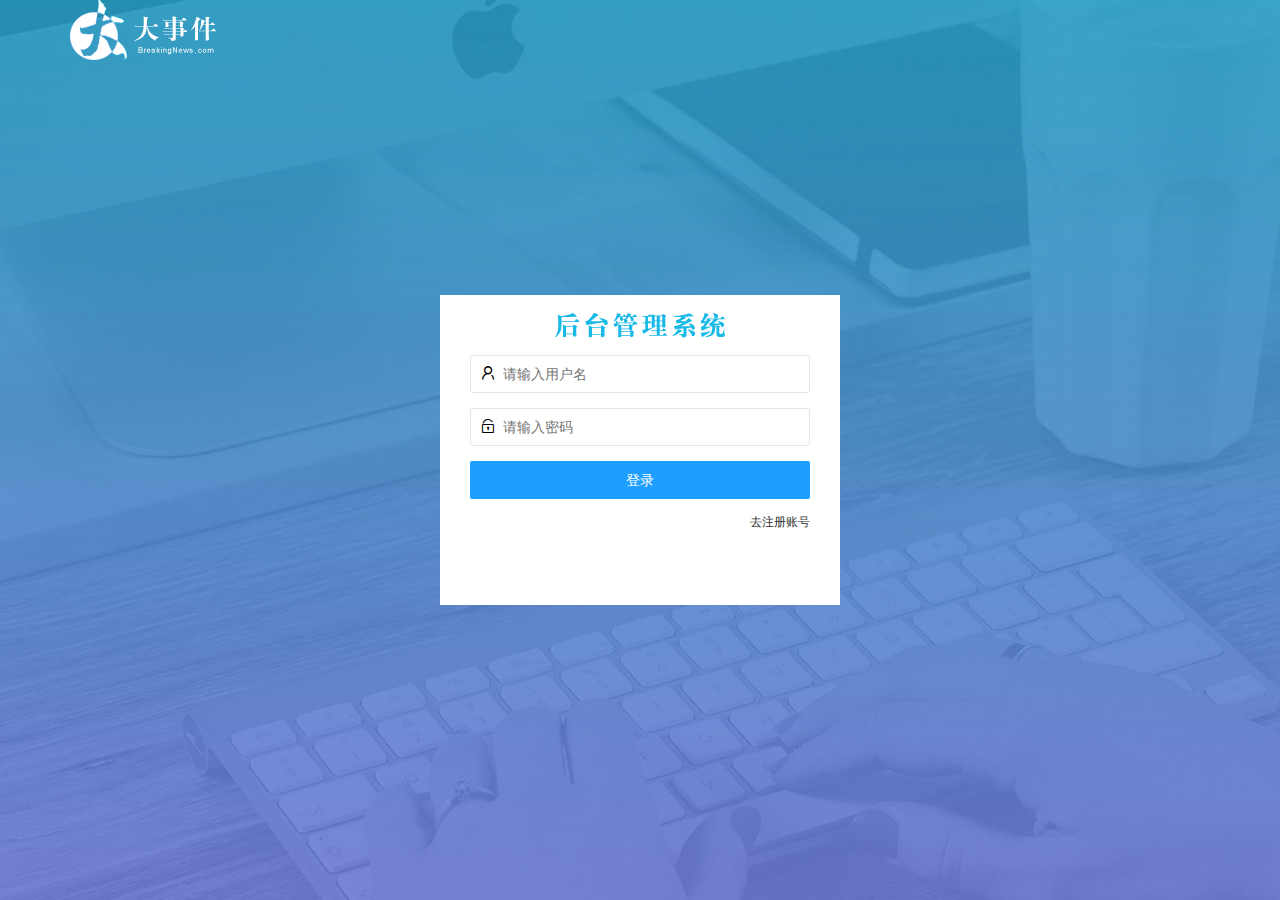
<file: login.html>
<!DOCTYPE html>
<html lang="en">

<head>
    <meta charset="UTF-8">
    <meta name="viewport" content="width=device-width, initial-scale=1.0">
    <title>大事件-登录/注册</title>
    <link rel="stylesheet" href="/assets/lib/layui/css/layui.css">
    <link rel="stylesheet" href="/assets/css/login.css">
</head>

<body>
    <!-- 头部的 logo 区域 -->
    <div class="layui-main">
        <img src="/assets/images/logo.png" alt="">
    </div>
    <!-- 登录注册区域 -->
    <div class="loginAndRegBox">
        <div class="title-box"></div>
        <!-- 登录的div -->
        <div class="login-box">
            <!-- 登录的表单 -->
            <form class="layui-form" id="form_login">
                <!-- 用户名 -->
                <div class="layui-form-item">
                    <i class="layui-icon layui-icon-username"></i>
                    <input type="text" name="username" required lay-verify="required" placeholder="请输入用户名" autocomplete="off" class="layui-input" />
                </div>
                <!-- 密码 -->
                <div class="layui-form-item">
                    <i class="layui-icon layui-icon-password"></i>
                    <input type="password" name="password" required lay-verify="required" placeholder="请输入密码" autocomplete="off" class="layui-input" />
                </div>
                <!-- 登录按钮 -->
                <div class="layui-form-item">
                    <!-- 注意：表单提交按钮和普通按钮的区别，就是 lay-submit 属性 -->
                    <button class="layui-btn layui-btn-fluid layui-btn-normal" lay-submit>登录</button>
                </div>
                <div class="layui-form-item links">
                    <a href="javascript:;" id="link_reg">去注册账号</a>
                </div>
            </form>
        </div>
        <!-- 注册的div -->
        <div class="reg-box">
            <!-- 注册的表单 -->
            <form class="layui-form" id="form_reg">
                <!-- 用户名 -->
                <div class="layui-form-item">
                    <i class="layui-icon layui-icon-username"></i>
                    <input type="text" name="username" required lay-verify="required" placeholder="请输入用户名" autocomplete="off" class="layui-input" />
                </div>
                <!-- 密码 -->
                <div class="layui-form-item">
                    <i class="layui-icon layui-icon-password"></i>
                    <input type="password" name="password" required lay-verify="required" placeholder="请输入密码" autocomplete="off" class="layui-input" />
                </div>
                <!-- 密码确认框 -->
                <div class="layui-form-item">
                    <i class="layui-icon layui-icon-password"></i>
                    <input type="password" name="repassword" required lay-verify="required" placeholder="再次确认密码" autocomplete="off" class="layui-input" />
                </div>
                <!-- 注册按钮 -->
                <div class="layui-form-item">
                    <!-- 注意：表单提交按钮和普通按钮的区别，就是 lay-submit 属性 -->
                    <button class="layui-btn layui-btn-fluid layui-btn-normal" lay-submit>注册</button>
                </div>
                <div class="layui-form-item links">
                    <a href="javascript:;" id="link_login">去登录</a>
                </div>
            </form>
        </div>

    </div>
    <script src="/assets/lib/jquery.js"></script>
    <!-- 导入Layui 的js文件 -->
    <script src="/assets/lib/layui/layui.all.js"></script>
    <!-- 导入拦截 js -->
    <script src="/assets/js/baseAPI.js"></script>
    <!-- 导入jQuery -->

    <!-- 导入自己的JavaScript -->
    <script src="/assets/js/login.js"></script>

</body>

</html>
</file>
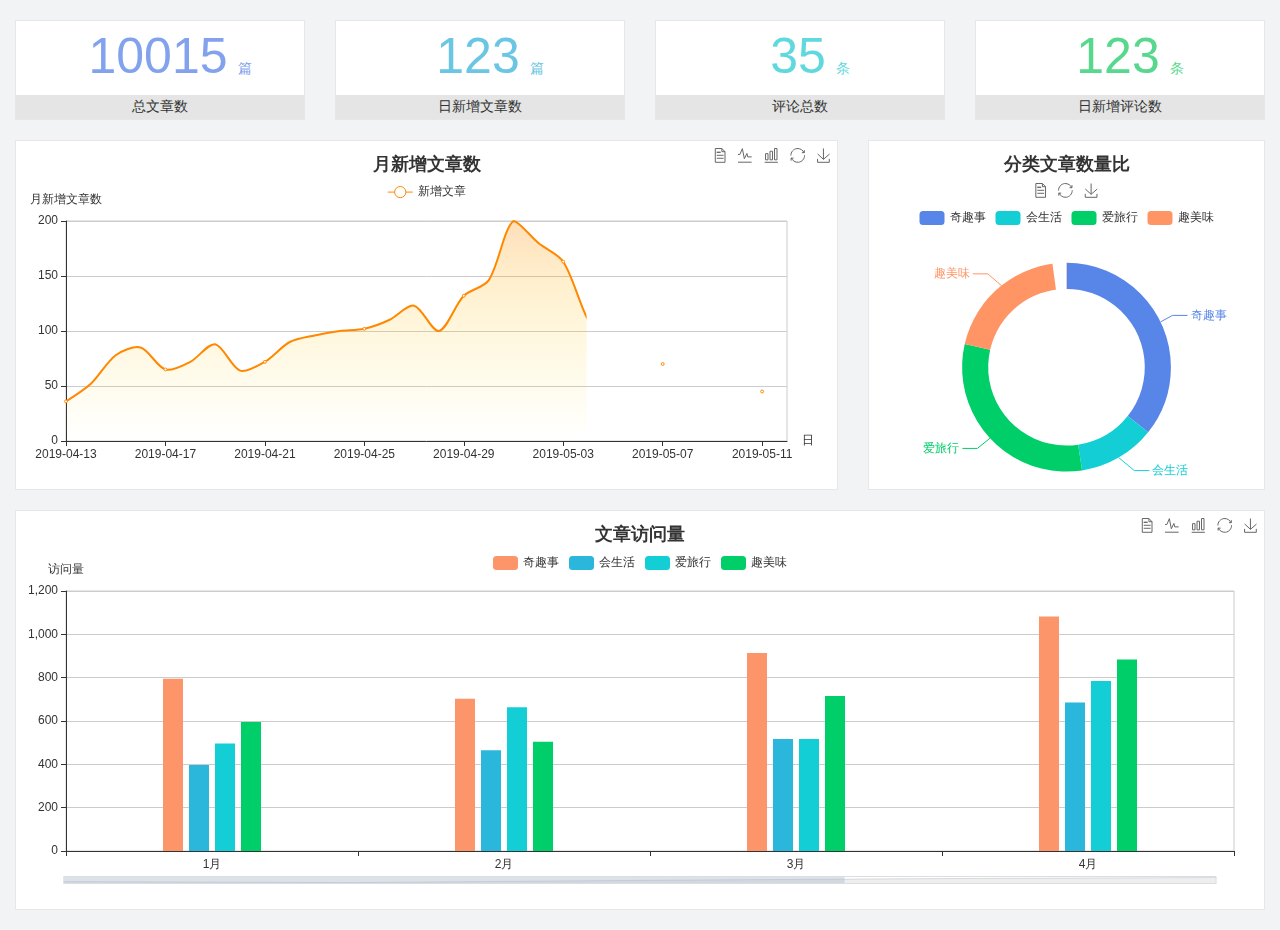
<file: home/dashboard.html>
<!DOCTYPE html>
<html lang="en">

<head>
  <meta charset="UTF-8">
  <meta name="viewport" content="width=device-width, initial-scale=1.0">
  <meta http-equiv="X-UA-Compatible" content="ie=edge">
  <title>图表统计</title>
  <link rel="stylesheet" href="../../assets/lib/bootstrap.css" />
  <link rel="stylesheet" href="../../assets/lib/main.css" />
  <script src="../../assets/lib/jquery.js"></script>
  <script type="text/javascript" src="../../assets/lib/echarts.min.js"></script>
</head>

<body>
  <div class="container-fluid">
    <div class="row spannel_list">
      <div class="col-sm-3 col-xs-6">
        <div class="spannel">
          <em>10015</em><span>篇</span>
          <b>总文章数</b>
        </div>
      </div>
      <div class="col-sm-3 col-xs-6">
        <div class="spannel scolor01">
          <em>123</em><span>篇</span>
          <b>日新增文章数</b>
        </div>
      </div>
      <div class="col-sm-3 col-xs-6">
        <div class="spannel scolor02">
          <em>35</em><span>条</span>
          <b>评论总数</b>
        </div>
      </div>
      <div class="col-sm-3 col-xs-6">
        <div class="spannel scolor03">
          <em>123</em><span>条</span>
          <b>日新增评论数</b>
        </div>
      </div>
    </div>
  </div>

  <div class="container-fluid">
    <div class="row curve-pie">
      <div class="col-lg-8 col-md-8">
        <div class="gragh_pannel" id="curve_show"></div>
      </div>
      <div class="col-lg-4 col-md-4">
        <div class="gragh_pannel" id="pie_show"></div>
      </div>
    </div>
  </div>

  <div class="container-fluid">
    <div class="column_pannel" id="column_show"></div>
  </div>

  <script>
    var oChart = echarts.init(document.getElementById('curve_show'));
    var aList_all = [
      { 'count': 36, 'date': '2019-04-13' },
      { 'count': 52, 'date': '2019-04-14' },
      { 'count': 78, 'date': '2019-04-15' },
      { 'count': 85, 'date': '2019-04-16' },
      { 'count': 65, 'date': '2019-04-17' },
      { 'count': 72, 'date': '2019-04-18' },
      { 'count': 88, 'date': '2019-04-19' },
      { 'count': 64, 'date': '2019-04-20' },
      { 'count': 72, 'date': '2019-04-21' },
      { 'count': 90, 'date': '2019-04-22' },
      { 'count': 96, 'date': '2019-04-23' },
      { 'count': 100, 'date': '2019-04-24' },
      { 'count': 102, 'date': '2019-04-25' },
      { 'count': 110, 'date': '2019-04-26' },
      { 'count': 123, 'date': '2019-04-27' },
      { 'count': 100, 'date': '2019-04-28' },
      { 'count': 132, 'date': '2019-04-29' },
      { 'count': 146, 'date': '2019-04-30' },
      { 'count': 200, 'date': '2019-05-01' },
      { 'count': 180, 'date': '2019-05-02' },
      { 'count': 163, 'date': '2019-05-03' },
      { 'count': 110, 'date': '2019-05-04' },
      { 'count': 80, 'date': '2019-05-05' },
      { 'count': 82, 'date': '2019-05-06' },
      { 'count': 70, 'date': '2019-05-07' },
      { 'count': 65, 'date': '2019-05-08' },
      { 'count': 54, 'date': '2019-05-09' },
      { 'count': 40, 'date': '2019-05-10' },
      { 'count': 45, 'date': '2019-05-11' },
      { 'count': 38, 'date': '2019-05-12' },
    ];

    let aCount = [];
    let aDate = [];

    for (var i = 0; i < aList_all.length; i++) {
      aCount.push(aList_all[i].count);
      aDate.push(aList_all[i].date);
    }

    var chartopt = {
      title: {
        text: '月新增文章数',
        left: 'center',
        top: '10'
      },
      tooltip: {
        trigger: 'axis'
      },
      legend: {
        data: ['新增文章'],
        top: '40'
      },
      toolbox: {
        show: true,
        feature: {
          mark: { show: true },
          dataView: { show: true, readOnly: false },
          magicType: { show: true, type: ['line', 'bar'] },
          restore: { show: true },
          saveAsImage: { show: true }
        }
      },
      calculable: true,
      xAxis: [
        {
          name: '日',
          type: 'category',
          boundaryGap: false,
          data: aDate
        }
      ],
      yAxis: [
        {
          name: '月新增文章数',
          type: 'value'
        }
      ],
      series: [
        {
          name: '新增文章',
          type: 'line',
          smooth: true,
          itemStyle: { normal: { areaStyle: { type: 'default' }, color: '#f80' }, lineStyle: { color: '#f80' } },
          data: aCount
        }],
      areaStyle: {
        normal: {
          color: new echarts.graphic.LinearGradient(0, 0, 0, 1, [{
            offset: 0,
            color: 'rgba(255,136,0,0.39)'
          }, {
            offset: .34,
            color: 'rgba(255,180,0,0.25)'
          }, {
            offset: 1,
            color: 'rgba(255,222,0,0.00)'
          }])

        }
      },
      grid: {
        show: true,
        x: 50,
        x2: 50,
        y: 80,
        height: 220
      }
    };

    oChart.setOption(chartopt);


    var oPie = echarts.init(document.getElementById('pie_show'));
    var oPieopt =
    {
      title: {
        top: 10,
        text: '分类文章数量比',
        x: 'center'
      },
      tooltip: {
        trigger: 'item',
        formatter: "{a} <br/>{b} : {c} ({d}%)"
      },
      color: ['#5885e8', '#13cfd5', '#00ce68', '#ff9565'],
      legend: {
        x: 'center',
        top: 65,
        data: ['奇趣事', '会生活', '爱旅行', '趣美味']
      },
      toolbox: {
        show: true,
        x: 'center',
        top: 35,
        feature: {
          mark: { show: true },
          dataView: { show: true, readOnly: false },
          magicType: {
            show: true,
            type: ['pie', 'funnel'],
            option: {
              funnel: {
                x: '25%',
                width: '50%',
                funnelAlign: 'left',
                max: 1548
              }
            }
          },
          restore: { show: true },
          saveAsImage: { show: true }
        }
      },
      calculable: true,
      series: [
        {
          name: '访问来源',
          type: 'pie',
          radius: ['45%', '60%'],
          center: ['50%', '65%'],
          data: [
            { value: 300, name: '奇趣事' },
            { value: 100, name: '会生活' },
            { value: 260, name: '爱旅行' },
            { value: 180, name: '趣美味' }
          ]
        }
      ]
    };
    oPie.setOption(oPieopt);



    var oColumn = this.echarts.init(document.getElementById('column_show'));
    var oColumnopt =
    {
      title: {
        text: '文章访问量',
        left: 'center',
        top: '10'
      },
      tooltip: {
        trigger: 'axis'
      },
      legend: {
        data: ['奇趣事', '会生活', '爱旅行', '趣美味'],
        top: '40'
      },
      toolbox: {
        show: true,
        feature: {
          mark: { show: true },
          dataView: { show: true, readOnly: false },
          magicType: { show: true, type: ['line', 'bar'] },
          restore: { show: true },
          saveAsImage: { show: true }
        }
      },
      calculable: true,
      xAxis: [
        {
          type: 'category',
          data: ['1月', '2月', '3月', '4月', '5月']
        }
      ],
      yAxis: [
        {
          name: '访问量',
          type: 'value'
        }
      ],
      series: [
        {
          name: '奇趣事',
          type: 'bar',
          barWidth: 20,
          itemStyle: {
            normal: { areaStyle: { type: 'default' }, color: '#fd956a' }
          },
          data: [800, 708, 920, 1090, 1200]
        },
        {
          name: '会生活',
          type: 'bar',
          barWidth: 20,
          itemStyle: {
            normal: { areaStyle: { type: 'default' }, color: '#2bb6db' }
          },
          data: [400, 468, 520, 690, 800]
        },
        {
          name: '爱旅行',
          type: 'bar',
          barWidth: 20,
          itemStyle: {
            normal: { areaStyle: { type: 'default' }, color: '#13cfd5' }
          },
          data: [500, 668, 520, 790, 900]
        },
        {
          name: '趣美味',
          type: 'bar',
          barWidth: 20,
          itemStyle: {
            normal: { areaStyle: { type: 'default' }, color: '#00ce68' }
          },
          data: [600, 508, 720, 890, 1000]
        }
      ],
      grid: {
        show: true,
        x: 50,
        x2: 30,
        y: 80,
        height: 260
      },
      dataZoom: [//给x轴设置滚动条
        {
          start: 0,//默认为0
          end: 100 - 1000 / 31,//默认为100
          type: 'slider',
          show: true,
          xAxisIndex: [0],
          handleSize: 0,//滑动条的 左右2个滑动条的大小
          height: 8,//组件高度
          left: 45, //左边的距离
          right: 50,//右边的距离
          bottom: 26,//右边的距离
          handleColor: '#ddd',//h滑动图标的颜色
          handleStyle: {
            borderColor: "#cacaca",
            borderWidth: "1",
            shadowBlur: 2,
            background: "#ddd",
            shadowColor: "#ddd",
          }
        }]
    };
    oColumn.setOption(oColumnopt);
  </script>
</body>

</html>
</file>
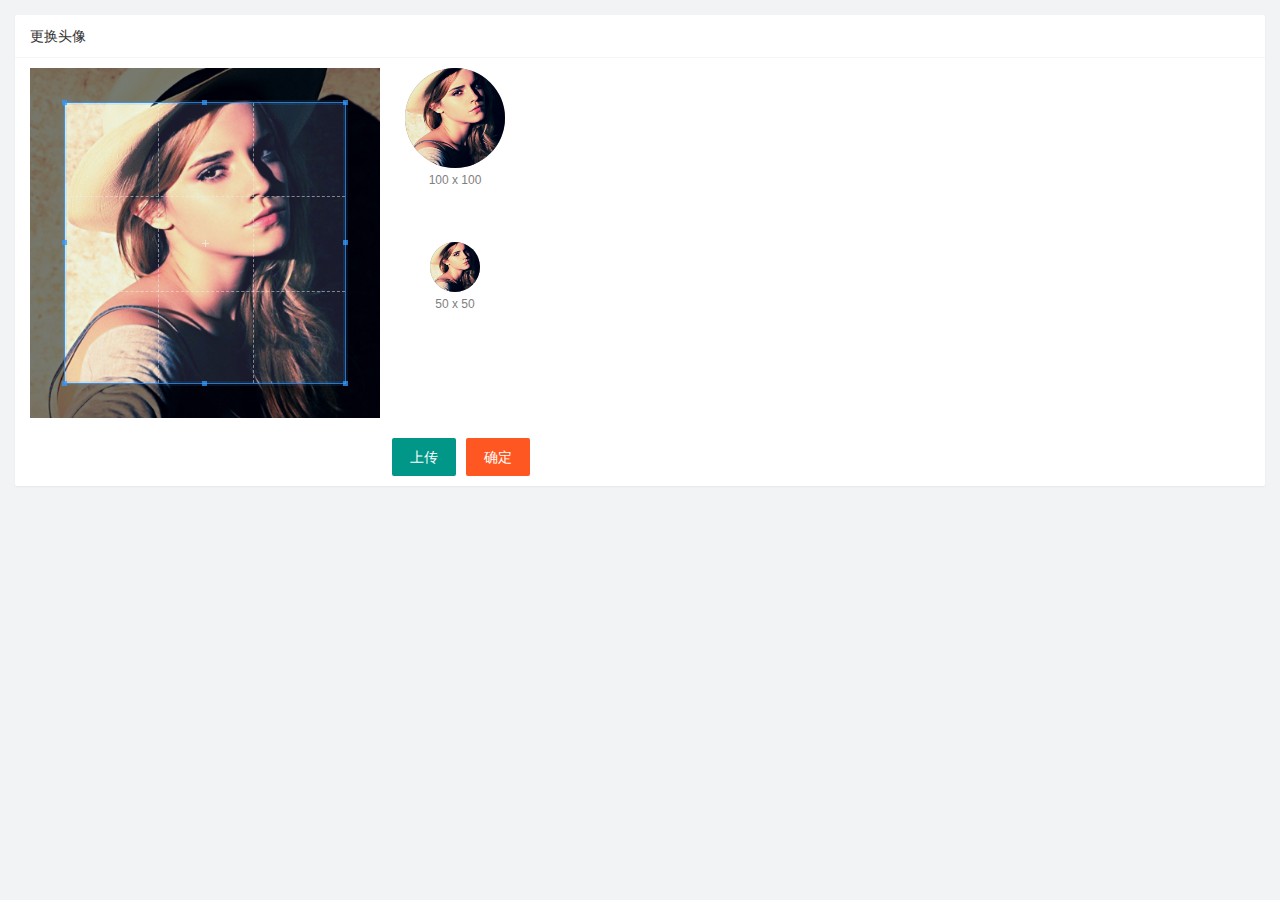
<file: user/user_avatar.html>
<!DOCTYPE html>
<html lang="en">

<head>
    <meta charset="UTF-8" />
    <meta name="viewport" content="width=device-width, initial-scale=1.0" />
    <title>Document</title>
    <link rel="stylesheet" href="/assets/lib/cropper/cropper.css" />
    <link rel="stylesheet" href="/assets/lib/layui/css/layui.css" />
    <link rel="stylesheet" href="/assets/css/user/user_avatar.css" />
</head>

<body>
    <!-- 卡片区域 -->
    <div class="layui-card">
        <div class="layui-card-header">更换头像</div>
        <div class="layui-card-body">
            <!-- 第一行的图片裁剪和预览区域 -->
            <div class="row1">
                <!-- 图片裁剪区域 -->
                <div class="cropper-box">
                    <!-- 这个 img 标签很重要，将来会把它初始化为裁剪区域 -->
                    <img id="image" src="/assets/images/sample.jpg" />
                </div>
                <!-- 图片的预览区域 -->
                <div class="preview-box">
                    <div>
                        <!-- 宽高为 100px 的预览区域 -->
                        <div class="img-preview w100"></div>
                        <p class="size">100 x 100</p>
                    </div>
                    <div>
                        <!-- 宽高为 50px 的预览区域 -->
                        <div class="img-preview w50"></div>
                        <p class="size">50 x 50</p>
                    </div>
                </div>
            </div>
            <!-- 第二行的按钮区域 -->
            <div class="row2">
                <!-- 通过 accept 属性,可以指定, 允许用户选择什么类型的图片 -->
                <input type="file" id="file" accept="image/png,image/jpeg" />
                <button type="button" class="layui-btn" id="btnChooseImage">上传</button>
                <button type="button" class="layui-btn layui-btn-danger" id="btnUpload">确定</button>
            </div>
        </div>
    </div>
    <script src="/assets/lib/jquery.js"></script>
    <script src="/assets/lib/cropper/Cropper.js"></script>
    <script src="/assets/lib/cropper/jquery-cropper.js"></script>
    <script src="/assets/lib/layui/layui.all.js"></script>
    <script src="/assets/js/baseAPI.js"></script>
    <script src="/assets/js/user/user_avatar.js"></script>
</body>

</html>
</file>
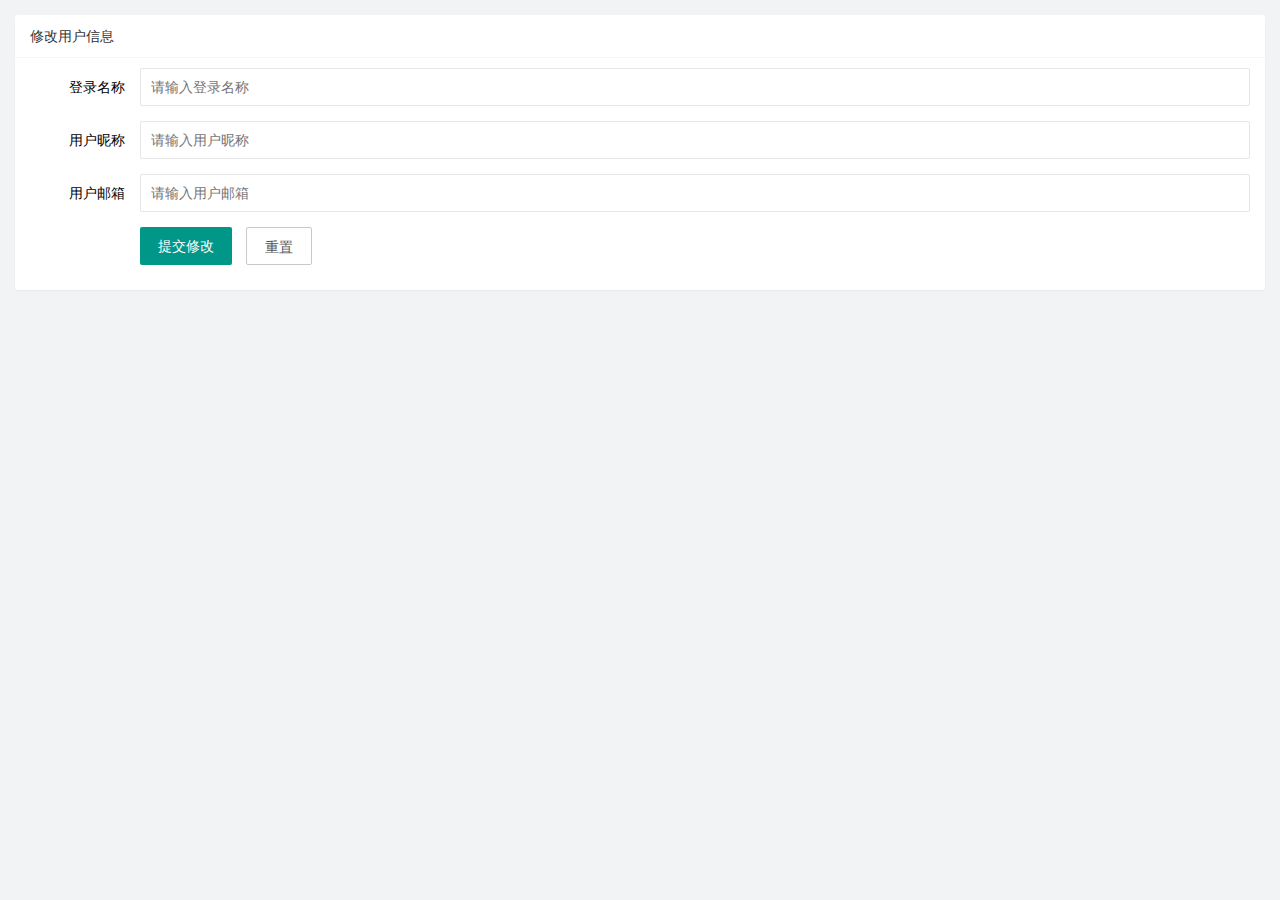
<file: user/user_info.html>
<!DOCTYPE html>
<html lang="en">

<head>
    <meta charset="UTF-8" />
    <meta name="viewport" content="width=device-width, initial-scale=1.0" />
    <title>Document</title>
    <!-- 导入 layui 的样式 -->
    <link rel="stylesheet" href="/assets/lib/layui/css/layui.css" />
    <!-- 导入自己的样式 -->
    <link rel="stylesheet" href="/assets/css/user/user_info.css" />
</head>

<body>
    <!-- 卡片区域 -->
    <div class="layui-card">
        <div class="layui-card-header">修改用户信息</div>
        <div class="layui-card-body">
            <!-- form 表单区域 -->
            <form class="layui-form" lay-filter="formUserInfo">
                <!-- 这是隐藏域 -->
                <input type="hidden" name="id" value="" />
                <div class="layui-form-item">
                    <label class="layui-form-label">登录名称</label>
                    <div class="layui-input-block">
                        <input type="text" name="username" required lay-verify="required" placeholder="请输入登录名称" autocomplete="off" class="layui-input" readonly />
                    </div>
                </div>
                <div class="layui-form-item">
                    <label class="layui-form-label">用户昵称</label>
                    <div class="layui-input-block">
                        <input type="text" name="nickname" required lay-verify="required|nickname" placeholder="请输入用户昵称" autocomplete="off" class="layui-input" />
                    </div>
                </div>
                <div class="layui-form-item">
                    <label class="layui-form-label">用户邮箱</label>
                    <div class="layui-input-block">
                        <input type="text" name="email" required lay-verify="required|email" placeholder="请输入用户邮箱" autocomplete="off" class="layui-input" />
                    </div>
                </div>
                <div class="layui-form-item">
                    <div class="layui-input-block">
                        <button class="layui-btn" lay-submit lay-filter="formDemo">提交修改</button>
                        <button type="reset" class="layui-btn layui-btn-primary" id="btnReset">重置</button>
                    </div>
                </div>
            </form>
        </div>
    </div>

    <!-- 导入 layui 的 js -->
    <script src="/assets/lib/layui/layui.all.js"></script>
    <!-- 导入 jquery -->
    <script src="/assets/lib/jquery.js"></script>
    <!-- 导入 baseAPI -->
    <script src="/assets/js/baseAPI.js"></script>
    <!-- 导入自己的 js -->
    <script src="/assets/js/user/user_info.js"></script>
</body>

</html>
</file>
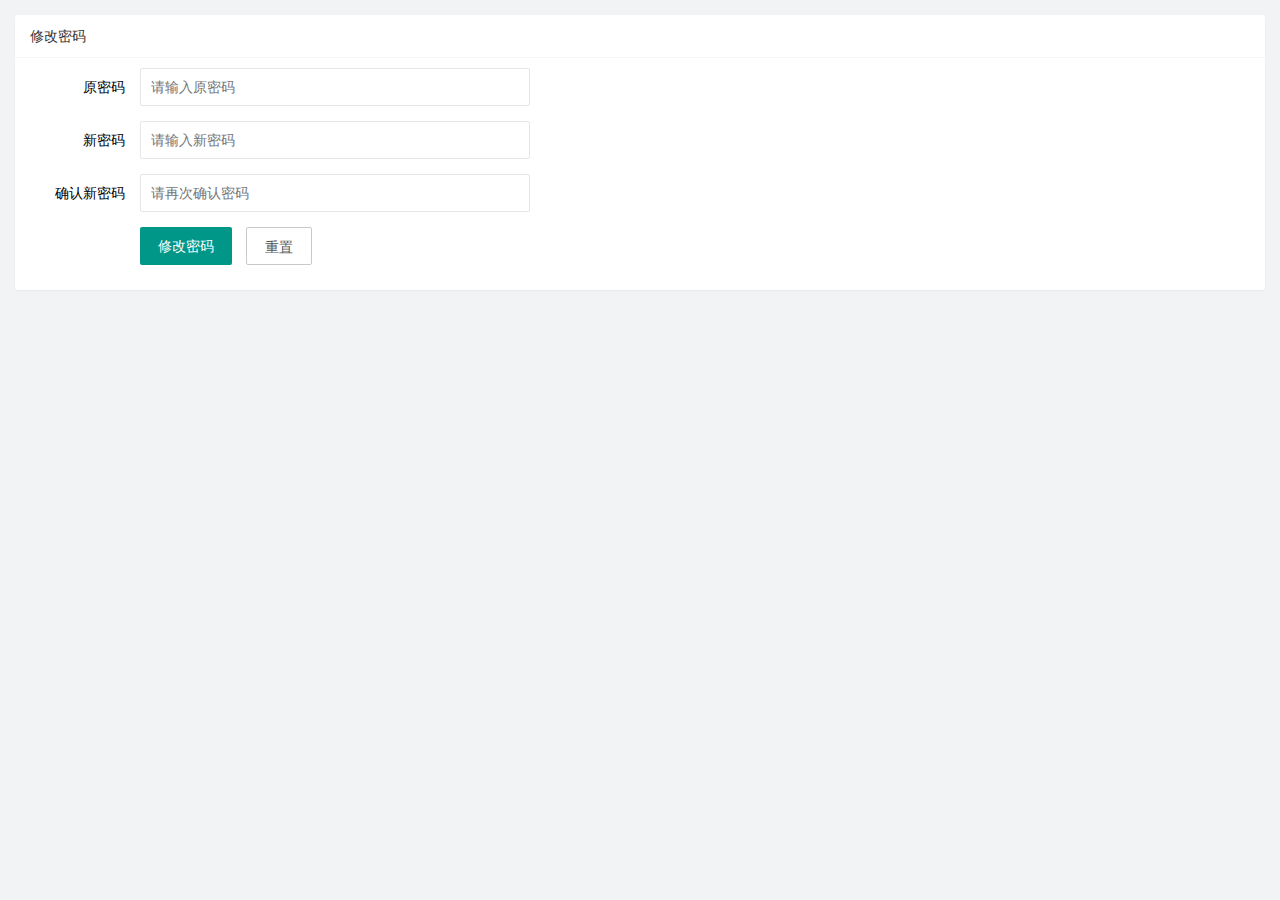
<file: user/user_pwd.html>
<!DOCTYPE html>
<html lang="en">

<head>
    <meta charset="UTF-8" />
    <meta name="viewport" content="width=device-width, initial-scale=1.0" />
    <title>Document</title>
    <link rel="stylesheet" href="/assets/lib/layui/css/layui.css" />
    <link rel="stylesheet" href="/assets/css/user/user_pwd.css" />
</head>

<body>
    <!-- 卡片区域 -->
    <div class="layui-card">
        <div class="layui-card-header">修改密码</div>
        <div class="layui-card-body">
            <form class="layui-form">
                <div class="layui-form-item">
                    <label class="layui-form-label">原密码</label>
                    <div class="layui-input-block">
                        <input type="password" name="oldPwd" required lay-verify="required|pwd" placeholder="请输入原密码" autocomplete="off" class="layui-input" />
                    </div>
                </div>
                <div class="layui-form-item">
                    <label class="layui-form-label">新密码</label>
                    <div class="layui-input-block">
                        <input type="password" name="newPwd" required lay-verify="required|pwd|samePwd" placeholder="请输入新密码" autocomplete="off" class="layui-input" />
                    </div>
                </div>
                <div class="layui-form-item">
                    <label class="layui-form-label">确认新密码</label>
                    <div class="layui-input-block">
                        <input type="password" name="rePwd" required lay-verify="required|pwd|rePwd" placeholder="请再次确认密码" autocomplete="off" class="layui-input" />
                    </div>
                </div>
                <div class="layui-form-item">
                    <div class="layui-input-block">
                        <button class="layui-btn" lay-submit lay-filter="formDemo">修改密码</button>
                        <button type="reset" class="layui-btn layui-btn-primary">重置</button>
                    </div>
                </div>
            </form>
        </div>
    </div>

    <!-- 导入 layui 的 js -->
    <script src="/assets/lib/layui/layui.all.js"></script>
    <!-- 导入 jQuery -->
    <script src="/assets/lib/jquery.js"></script>
    <!-- 导入 baseAPI -->
    <script src="/assets/js/baseAPI.js"></script>
    <!-- 导入自己的 js -->
    <script src="/assets/js/user/user_pwd.js"></script>
</body>

</html>
</file>
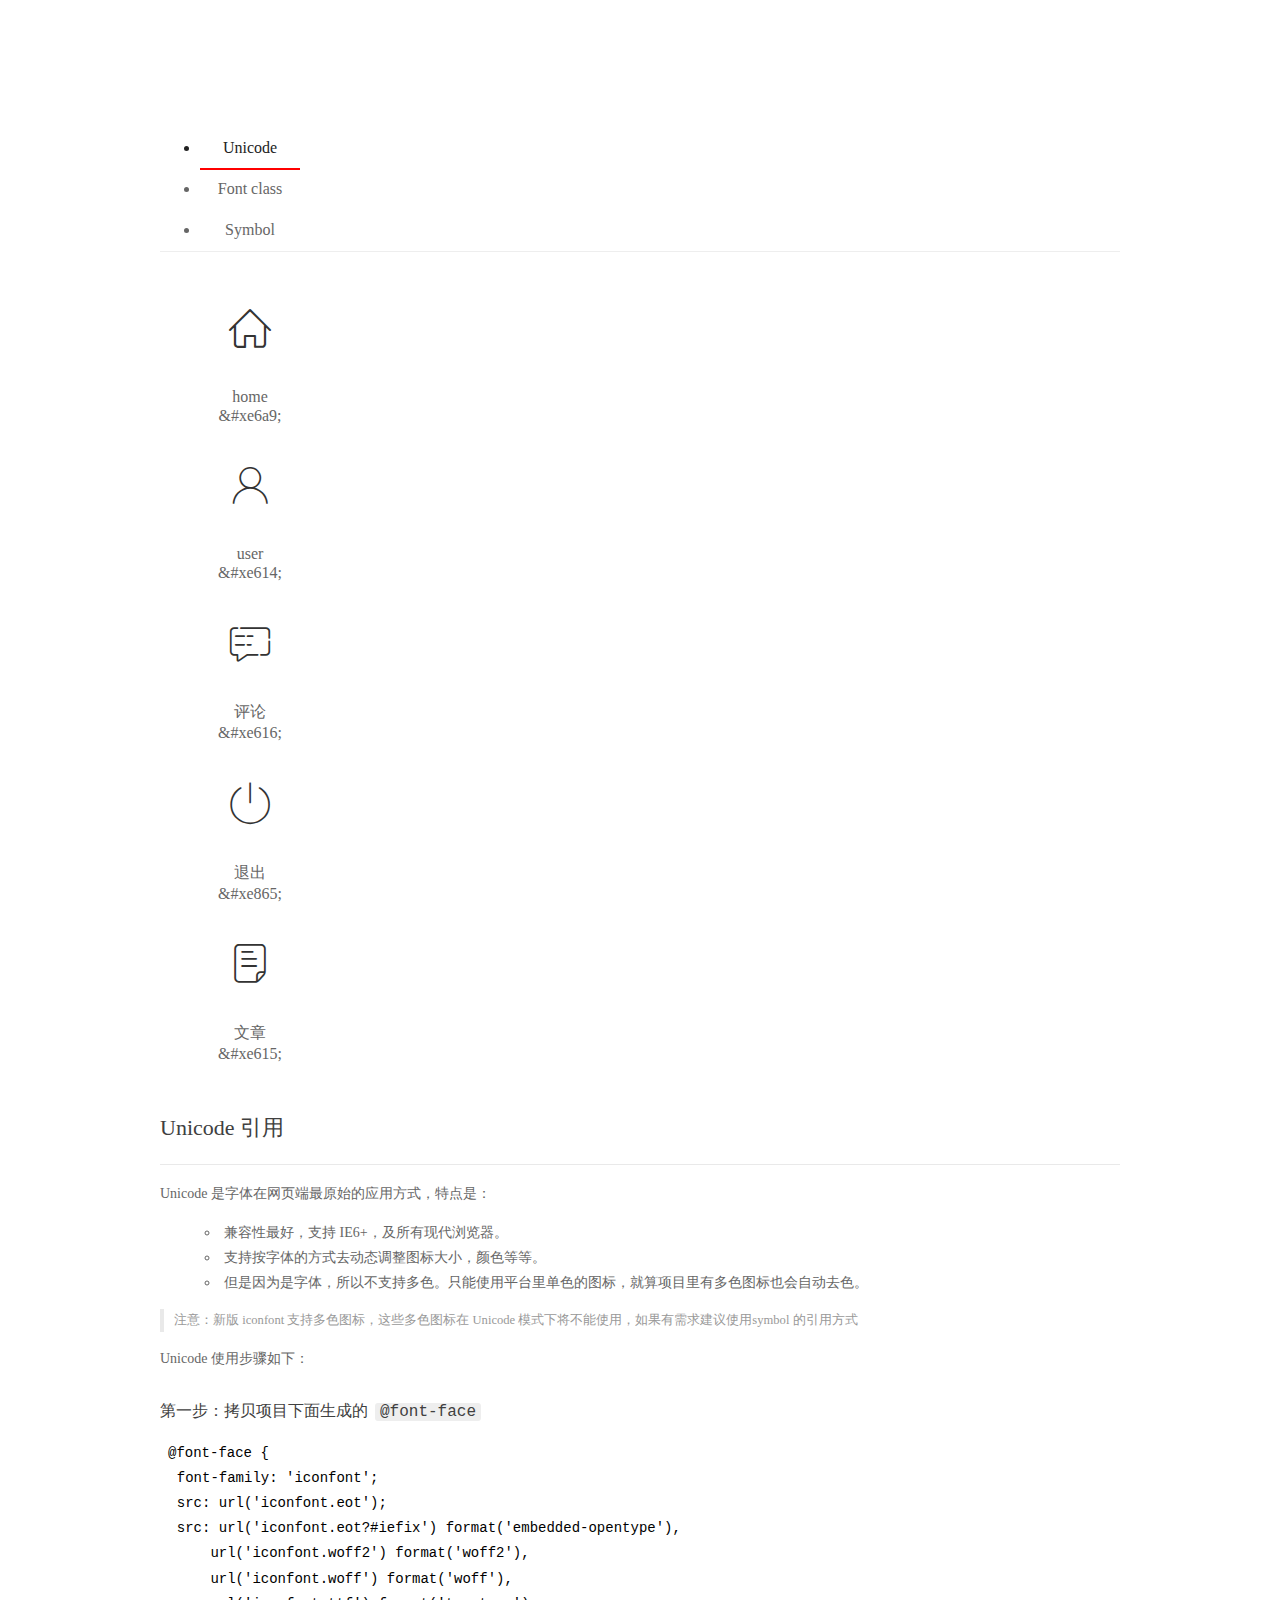
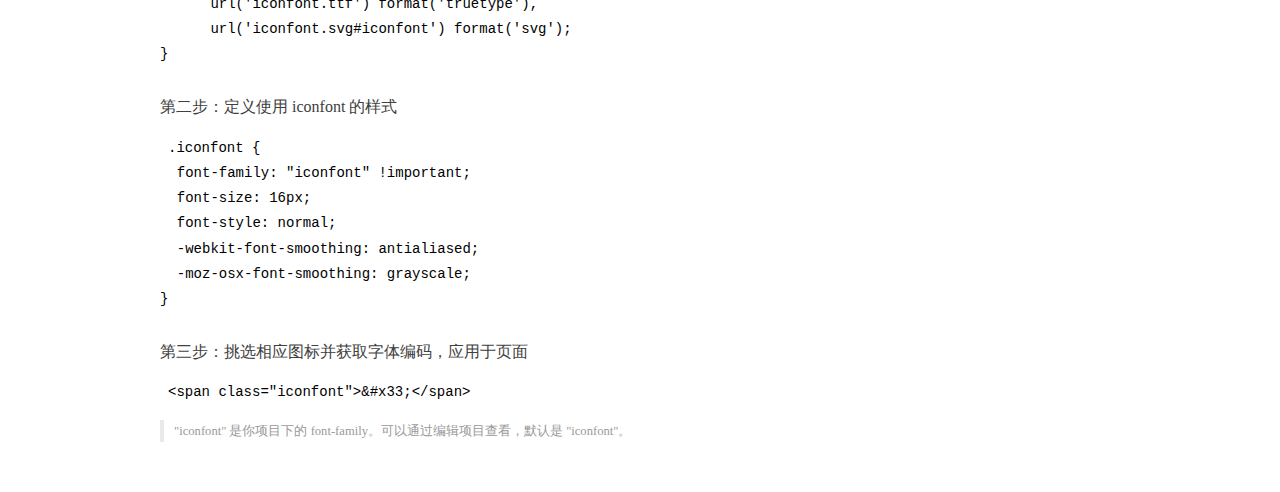
<file: assets/fonts/demo_index.html>
<!DOCTYPE html>
<html>
<head>
  <meta charset="utf-8"/>
  <title>IconFont Demo</title>
  <link rel="shortcut icon" href="https://gtms04.alicdn.com/tps/i4/TB1_oz6GVXXXXaFXpXXJDFnIXXX-64-64.ico" type="image/x-icon"/>
  <link rel="stylesheet" href="https://g.alicdn.com/thx/cube/1.3.2/cube.min.css">
  <link rel="stylesheet" href="demo.css">
  <link rel="stylesheet" href="iconfont.css">
  <script src="iconfont.js"></script>
  <!-- jQuery -->
  <script src="https://a1.alicdn.com/oss/uploads/2018/12/26/7bfddb60-08e8-11e9-9b04-53e73bb6408b.js"></script>
  <!-- 代码高亮 -->
  <script src="https://a1.alicdn.com/oss/uploads/2018/12/26/a3f714d0-08e6-11e9-8a15-ebf944d7534c.js"></script>
</head>
<body>
  <div class="main">
    <h1 class="logo"><a href="https://www.iconfont.cn/" title="iconfont 首页" target="_blank">&#xe86b;</a></h1>
    <div class="nav-tabs">
      <ul id="tabs" class="dib-box">
        <li class="dib active"><span>Unicode</span></li>
        <li class="dib"><span>Font class</span></li>
        <li class="dib"><span>Symbol</span></li>
      </ul>
      
    </div>
    <div class="tab-container">
      <div class="content unicode" style="display: block;">
          <ul class="icon_lists dib-box">
          
            <li class="dib">
              <span class="icon iconfont">&#xe6a9;</span>
                <div class="name">home</div>
                <div class="code-name">&amp;#xe6a9;</div>
              </li>
          
            <li class="dib">
              <span class="icon iconfont">&#xe614;</span>
                <div class="name">user</div>
                <div class="code-name">&amp;#xe614;</div>
              </li>
          
            <li class="dib">
              <span class="icon iconfont">&#xe616;</span>
                <div class="name">评论</div>
                <div class="code-name">&amp;#xe616;</div>
              </li>
          
            <li class="dib">
              <span class="icon iconfont">&#xe865;</span>
                <div class="name">退出</div>
                <div class="code-name">&amp;#xe865;</div>
              </li>
          
            <li class="dib">
              <span class="icon iconfont">&#xe615;</span>
                <div class="name">文章</div>
                <div class="code-name">&amp;#xe615;</div>
              </li>
          
          </ul>
          <div class="article markdown">
          <h2 id="unicode-">Unicode 引用</h2>
          <hr>

          <p>Unicode 是字体在网页端最原始的应用方式，特点是：</p>
          <ul>
            <li>兼容性最好，支持 IE6+，及所有现代浏览器。</li>
            <li>支持按字体的方式去动态调整图标大小，颜色等等。</li>
            <li>但是因为是字体，所以不支持多色。只能使用平台里单色的图标，就算项目里有多色图标也会自动去色。</li>
          </ul>
          <blockquote>
            <p>注意：新版 iconfont 支持多色图标，这些多色图标在 Unicode 模式下将不能使用，如果有需求建议使用symbol 的引用方式</p>
          </blockquote>
          <p>Unicode 使用步骤如下：</p>
          <h3 id="-font-face">第一步：拷贝项目下面生成的 <code>@font-face</code></h3>
<pre><code class="language-css"
>@font-face {
  font-family: 'iconfont';
  src: url('iconfont.eot');
  src: url('iconfont.eot?#iefix') format('embedded-opentype'),
      url('iconfont.woff2') format('woff2'),
      url('iconfont.woff') format('woff'),
      url('iconfont.ttf') format('truetype'),
      url('iconfont.svg#iconfont') format('svg');
}
</code></pre>
          <h3 id="-iconfont-">第二步：定义使用 iconfont 的样式</h3>
<pre><code class="language-css"
>.iconfont {
  font-family: "iconfont" !important;
  font-size: 16px;
  font-style: normal;
  -webkit-font-smoothing: antialiased;
  -moz-osx-font-smoothing: grayscale;
}
</code></pre>
          <h3 id="-">第三步：挑选相应图标并获取字体编码，应用于页面</h3>
<pre>
<code class="language-html"
>&lt;span class="iconfont"&gt;&amp;#x33;&lt;/span&gt;
</code></pre>
          <blockquote>
            <p>"iconfont" 是你项目下的 font-family。可以通过编辑项目查看，默认是 "iconfont"。</p>
          </blockquote>
          </div>
      </div>
      <div class="content font-class">
        <ul class="icon_lists dib-box">
          
          <li class="dib">
            <span class="icon iconfont icon-home"></span>
            <div class="name">
              home
            </div>
            <div class="code-name">.icon-home
            </div>
          </li>
          
          <li class="dib">
            <span class="icon iconfont icon-user"></span>
            <div class="name">
              user
            </div>
            <div class="code-name">.icon-user
            </div>
          </li>
          
          <li class="dib">
            <span class="icon iconfont icon-pinglun"></span>
            <div class="name">
              评论
            </div>
            <div class="code-name">.icon-pinglun
            </div>
          </li>
          
          <li class="dib">
            <span class="icon iconfont icon-tuichu"></span>
            <div class="name">
              退出
            </div>
            <div class="code-name">.icon-tuichu
            </div>
          </li>
          
          <li class="dib">
            <span class="icon iconfont icon-16"></span>
            <div class="name">
              文章
            </div>
            <div class="code-name">.icon-16
            </div>
          </li>
          
        </ul>
        <div class="article markdown">
        <h2 id="font-class-">font-class 引用</h2>
        <hr>

        <p>font-class 是 Unicode 使用方式的一种变种，主要是解决 Unicode 书写不直观，语意不明确的问题。</p>
        <p>与 Unicode 使用方式相比，具有如下特点：</p>
        <ul>
          <li>兼容性良好，支持 IE8+，及所有现代浏览器。</li>
          <li>相比于 Unicode 语意明确，书写更直观。可以很容易分辨这个 icon 是什么。</li>
          <li>因为使用 class 来定义图标，所以当要替换图标时，只需要修改 class 里面的 Unicode 引用。</li>
          <li>不过因为本质上还是使用的字体，所以多色图标还是不支持的。</li>
        </ul>
        <p>使用步骤如下：</p>
        <h3 id="-fontclass-">第一步：引入项目下面生成的 fontclass 代码：</h3>
<pre><code class="language-html">&lt;link rel="stylesheet" href="./iconfont.css"&gt;
</code></pre>
        <h3 id="-">第二步：挑选相应图标并获取类名，应用于页面：</h3>
<pre><code class="language-html">&lt;span class="iconfont icon-xxx"&gt;&lt;/span&gt;
</code></pre>
        <blockquote>
          <p>"
            iconfont" 是你项目下的 font-family。可以通过编辑项目查看，默认是 "iconfont"。</p>
        </blockquote>
      </div>
      </div>
      <div class="content symbol">
          <ul class="icon_lists dib-box">
          
            <li class="dib">
                <svg class="icon svg-icon" aria-hidden="true">
                  <use xlink:href="#icon-home"></use>
                </svg>
                <div class="name">home</div>
                <div class="code-name">#icon-home</div>
            </li>
          
            <li class="dib">
                <svg class="icon svg-icon" aria-hidden="true">
                  <use xlink:href="#icon-user"></use>
                </svg>
                <div class="name">user</div>
                <div class="code-name">#icon-user</div>
            </li>
          
            <li class="dib">
                <svg class="icon svg-icon" aria-hidden="true">
                  <use xlink:href="#icon-pinglun"></use>
                </svg>
                <div class="name">评论</div>
                <div class="code-name">#icon-pinglun</div>
            </li>
          
            <li class="dib">
                <svg class="icon svg-icon" aria-hidden="true">
                  <use xlink:href="#icon-tuichu"></use>
                </svg>
                <div class="name">退出</div>
                <div class="code-name">#icon-tuichu</div>
            </li>
          
            <li class="dib">
                <svg class="icon svg-icon" aria-hidden="true">
                  <use xlink:href="#icon-16"></use>
                </svg>
                <div class="name">文章</div>
                <div class="code-name">#icon-16</div>
            </li>
          
          </ul>
          <div class="article markdown">
          <h2 id="symbol-">Symbol 引用</h2>
          <hr>

          <p>这是一种全新的使用方式，应该说这才是未来的主流，也是平台目前推荐的用法。相关介绍可以参考这篇<a href="">文章</a>
            这种用法其实是做了一个 SVG 的集合，与另外两种相比具有如下特点：</p>
          <ul>
            <li>支持多色图标了，不再受单色限制。</li>
            <li>通过一些技巧，支持像字体那样，通过 <code>font-size</code>, <code>color</code> 来调整样式。</li>
            <li>兼容性较差，支持 IE9+，及现代浏览器。</li>
            <li>浏览器渲染 SVG 的性能一般，还不如 png。</li>
          </ul>
          <p>使用步骤如下：</p>
          <h3 id="-symbol-">第一步：引入项目下面生成的 symbol 代码：</h3>
<pre><code class="language-html">&lt;script src="./iconfont.js"&gt;&lt;/script&gt;
</code></pre>
          <h3 id="-css-">第二步：加入通用 CSS 代码（引入一次就行）：</h3>
<pre><code class="language-html">&lt;style&gt;
.icon {
  width: 1em;
  height: 1em;
  vertical-align: -0.15em;
  fill: currentColor;
  overflow: hidden;
}
&lt;/style&gt;
</code></pre>
          <h3 id="-">第三步：挑选相应图标并获取类名，应用于页面：</h3>
<pre><code class="language-html">&lt;svg class="icon" aria-hidden="true"&gt;
  &lt;use xlink:href="#icon-xxx"&gt;&lt;/use&gt;
&lt;/svg&gt;
</code></pre>
          </div>
      </div>

    </div>
  </div>
  <script>
  $(document).ready(function () {
      $('.tab-container .content:first').show()

      $('#tabs li').click(function (e) {
        var tabContent = $('.tab-container .content')
        var index = $(this).index()

        if ($(this).hasClass('active')) {
          return
        } else {
          $('#tabs li').removeClass('active')
          $(this).addClass('active')

          tabContent.hide().eq(index).fadeIn()
        }
      })
    })
  </script>
</body>
</html>
</file>
<file: assets/lib/layui/css/layui.css>
/** layui-v2.5.5 MIT License By https://www.layui.com */
 .layui-inline,img{display:inline-block;vertical-align:middle}h1,h2,h3,h4,h5,h6{font-weight:400}.layui-edge,.layui-header,.layui-inline,.layui-main{position:relative}.layui-body,.layui-edge,.layui-elip{overflow:hidden}.layui-btn,.layui-edge,.layui-inline,img{vertical-align:middle}.layui-btn,.layui-disabled,.layui-icon,.layui-unselect{-moz-user-select:none;-webkit-user-select:none;-ms-user-select:none}.layui-elip,.layui-form-checkbox span,.layui-form-pane .layui-form-label{text-overflow:ellipsis;white-space:nowrap}.layui-breadcrumb,.layui-tree-btnGroup{visibility:hidden}blockquote,body,button,dd,div,dl,dt,form,h1,h2,h3,h4,h5,h6,input,li,ol,p,pre,td,textarea,th,ul{margin:0;padding:0;-webkit-tap-highlight-color:rgba(0,0,0,0)}a:active,a:hover{outline:0}img{border:none}li{list-style:none}table{border-collapse:collapse;border-spacing:0}h4,h5,h6{font-size:100%}button,input,optgroup,option,select,textarea{font-family:inherit;font-size:inherit;font-style:inherit;font-weight:inherit;outline:0}pre{white-space:pre-wrap;white-space:-moz-pre-wrap;white-space:-pre-wrap;white-space:-o-pre-wrap;word-wrap:break-word}body{line-height:24px;font:14px Helvetica Neue,Helvetica,PingFang SC,Tahoma,Arial,sans-serif}hr{height:1px;margin:10px 0;border:0;clear:both}a{color:#333;text-decoration:none}a:hover{color:#777}a cite{font-style:normal;*cursor:pointer}.layui-border-box,.layui-border-box *{box-sizing:border-box}.layui-box,.layui-box *{box-sizing:content-box}.layui-clear{clear:both;*zoom:1}.layui-clear:after{content:'\20';clear:both;*zoom:1;display:block;height:0}.layui-inline{*display:inline;*zoom:1}.layui-edge{display:inline-block;width:0;height:0;border-width:6px;border-style:dashed;border-color:transparent}.layui-edge-top{top:-4px;border-bottom-color:#999;border-bottom-style:solid}.layui-edge-right{border-left-color:#999;border-left-style:solid}.layui-edge-bottom{top:2px;border-top-color:#999;border-top-style:solid}.layui-edge-left{border-right-color:#999;border-right-style:solid}.layui-disabled,.layui-disabled:hover{color:#d2d2d2!important;cursor:not-allowed!important}.layui-circle{border-radius:100%}.layui-show{display:block!important}.layui-hide{display:none!important}@font-face{font-family:layui-icon;src:url(../font/iconfont.eot?v=250);src:url(../font/iconfont.eot?v=250#iefix) format('embedded-opentype'),url(../font/iconfont.woff2?v=250) format('woff2'),url(../font/iconfont.woff?v=250) format('woff'),url(../font/iconfont.ttf?v=250) format('truetype'),url(../font/iconfont.svg?v=250#layui-icon) format('svg')}.layui-icon{font-family:layui-icon!important;font-size:16px;font-style:normal;-webkit-font-smoothing:antialiased;-moz-osx-font-smoothing:grayscale}.layui-icon-reply-fill:before{content:"\e611"}.layui-icon-set-fill:before{content:"\e614"}.layui-icon-menu-fill:before{content:"\e60f"}.layui-icon-search:before{content:"\e615"}.layui-icon-share:before{content:"\e641"}.layui-icon-set-sm:before{content:"\e620"}.layui-icon-engine:before{content:"\e628"}.layui-icon-close:before{content:"\1006"}.layui-icon-close-fill:before{content:"\1007"}.layui-icon-chart-screen:before{content:"\e629"}.layui-icon-star:before{content:"\e600"}.layui-icon-circle-dot:before{content:"\e617"}.layui-icon-chat:before{content:"\e606"}.layui-icon-release:before{content:"\e609"}.layui-icon-list:before{content:"\e60a"}.layui-icon-chart:before{content:"\e62c"}.layui-icon-ok-circle:before{content:"\1005"}.layui-icon-layim-theme:before{content:"\e61b"}.layui-icon-table:before{content:"\e62d"}.layui-icon-right:before{content:"\e602"}.layui-icon-left:before{content:"\e603"}.layui-icon-cart-simple:before{content:"\e698"}.layui-icon-face-cry:before{content:"\e69c"}.layui-icon-face-smile:before{content:"\e6af"}.layui-icon-survey:before{content:"\e6b2"}.layui-icon-tree:before{content:"\e62e"}.layui-icon-upload-circle:before{content:"\e62f"}.layui-icon-add-circle:before{content:"\e61f"}.layui-icon-download-circle:before{content:"\e601"}.layui-icon-templeate-1:before{content:"\e630"}.layui-icon-util:before{content:"\e631"}.layui-icon-face-surprised:before{content:"\e664"}.layui-icon-edit:before{content:"\e642"}.layui-icon-speaker:before{content:"\e645"}.layui-icon-down:before{content:"\e61a"}.layui-icon-file:before{content:"\e621"}.layui-icon-layouts:before{content:"\e632"}.layui-icon-rate-half:before{content:"\e6c9"}.layui-icon-add-circle-fine:before{content:"\e608"}.layui-icon-prev-circle:before{content:"\e633"}.layui-icon-read:before{content:"\e705"}.layui-icon-404:before{content:"\e61c"}.layui-icon-carousel:before{content:"\e634"}.layui-icon-help:before{content:"\e607"}.layui-icon-code-circle:before{content:"\e635"}.layui-icon-water:before{content:"\e636"}.layui-icon-username:before{content:"\e66f"}.layui-icon-find-fill:before{content:"\e670"}.layui-icon-about:before{content:"\e60b"}.layui-icon-location:before{content:"\e715"}.layui-icon-up:before{content:"\e619"}.layui-icon-pause:before{content:"\e651"}.layui-icon-date:before{content:"\e637"}.layui-icon-layim-uploadfile:before{content:"\e61d"}.layui-icon-delete:before{content:"\e640"}.layui-icon-play:before{content:"\e652"}.layui-icon-top:before{content:"\e604"}.layui-icon-friends:before{content:"\e612"}.layui-icon-refresh-3:before{content:"\e9aa"}.layui-icon-ok:before{content:"\e605"}.layui-icon-layer:before{content:"\e638"}.layui-icon-face-smile-fine:before{content:"\e60c"}.layui-icon-dollar:before{content:"\e659"}.layui-icon-group:before{content:"\e613"}.layui-icon-layim-download:before{content:"\e61e"}.layui-icon-picture-fine:before{content:"\e60d"}.layui-icon-link:before{content:"\e64c"}.layui-icon-diamond:before{content:"\e735"}.layui-icon-log:before{content:"\e60e"}.layui-icon-rate-solid:before{content:"\e67a"}.layui-icon-fonts-del:before{content:"\e64f"}.layui-icon-unlink:before{content:"\e64d"}.layui-icon-fonts-clear:before{content:"\e639"}.layui-icon-triangle-r:before{content:"\e623"}.layui-icon-circle:before{content:"\e63f"}.layui-icon-radio:before{content:"\e643"}.layui-icon-align-center:before{content:"\e647"}.layui-icon-align-right:before{content:"\e648"}.layui-icon-align-left:before{content:"\e649"}.layui-icon-loading-1:before{content:"\e63e"}.layui-icon-return:before{content:"\e65c"}.layui-icon-fonts-strong:before{content:"\e62b"}.layui-icon-upload:before{content:"\e67c"}.layui-icon-dialogue:before{content:"\e63a"}.layui-icon-video:before{content:"\e6ed"}.layui-icon-headset:before{content:"\e6fc"}.layui-icon-cellphone-fine:before{content:"\e63b"}.layui-icon-add-1:before{content:"\e654"}.layui-icon-face-smile-b:before{content:"\e650"}.layui-icon-fonts-html:before{content:"\e64b"}.layui-icon-form:before{content:"\e63c"}.layui-icon-cart:before{content:"\e657"}.layui-icon-camera-fill:before{content:"\e65d"}.layui-icon-tabs:before{content:"\e62a"}.layui-icon-fonts-code:before{content:"\e64e"}.layui-icon-fire:before{content:"\e756"}.layui-icon-set:before{content:"\e716"}.layui-icon-fonts-u:before{content:"\e646"}.layui-icon-triangle-d:before{content:"\e625"}.layui-icon-tips:before{content:"\e702"}.layui-icon-picture:before{content:"\e64a"}.layui-icon-more-vertical:before{content:"\e671"}.layui-icon-flag:before{content:"\e66c"}.layui-icon-loading:before{content:"\e63d"}.layui-icon-fonts-i:before{content:"\e644"}.layui-icon-refresh-1:before{content:"\e666"}.layui-icon-rmb:before{content:"\e65e"}.layui-icon-home:before{content:"\e68e"}.layui-icon-user:before{content:"\e770"}.layui-icon-notice:before{content:"\e667"}.layui-icon-login-weibo:before{content:"\e675"}.layui-icon-voice:before{content:"\e688"}.layui-icon-upload-drag:before{content:"\e681"}.layui-icon-login-qq:before{content:"\e676"}.layui-icon-snowflake:before{content:"\e6b1"}.layui-icon-file-b:before{content:"\e655"}.layui-icon-template:before{content:"\e663"}.layui-icon-auz:before{content:"\e672"}.layui-icon-console:before{content:"\e665"}.layui-icon-app:before{content:"\e653"}.layui-icon-prev:before{content:"\e65a"}.layui-icon-website:before{content:"\e7ae"}.layui-icon-next:before{content:"\e65b"}.layui-icon-component:before{content:"\e857"}.layui-icon-more:before{content:"\e65f"}.layui-icon-login-wechat:before{content:"\e677"}.layui-icon-shrink-right:before{content:"\e668"}.layui-icon-spread-left:before{content:"\e66b"}.layui-icon-camera:before{content:"\e660"}.layui-icon-note:before{content:"\e66e"}.layui-icon-refresh:before{content:"\e669"}.layui-icon-female:before{content:"\e661"}.layui-icon-male:before{content:"\e662"}.layui-icon-password:before{content:"\e673"}.layui-icon-senior:before{content:"\e674"}.layui-icon-theme:before{content:"\e66a"}.layui-icon-tread:before{content:"\e6c5"}.layui-icon-praise:before{content:"\e6c6"}.layui-icon-star-fill:before{content:"\e658"}.layui-icon-rate:before{content:"\e67b"}.layui-icon-template-1:before{content:"\e656"}.layui-icon-vercode:before{content:"\e679"}.layui-icon-cellphone:before{content:"\e678"}.layui-icon-screen-full:before{content:"\e622"}.layui-icon-screen-restore:before{content:"\e758"}.layui-icon-cols:before{content:"\e610"}.layui-icon-export:before{content:"\e67d"}.layui-icon-print:before{content:"\e66d"}.layui-icon-slider:before{content:"\e714"}.layui-icon-addition:before{content:"\e624"}.layui-icon-subtraction:before{content:"\e67e"}.layui-icon-service:before{content:"\e626"}.layui-icon-transfer:before{content:"\e691"}.layui-main{width:1140px;margin:0 auto}.layui-header{z-index:1000;height:60px}.layui-header a:hover{transition:all .5s;-webkit-transition:all .5s}.layui-side{position:fixed;left:0;top:0;bottom:0;z-index:999;width:200px;overflow-x:hidden}.layui-side-scroll{position:relative;width:220px;height:100%;overflow-x:hidden}.layui-body{position:absolute;left:200px;right:0;top:0;bottom:0;z-index:998;width:auto;overflow-y:auto;box-sizing:border-box}.layui-layout-body{overflow:hidden}.layui-layout-admin .layui-header{background-color:#23262E}.layui-layout-admin .layui-side{top:60px;width:200px;overflow-x:hidden}.layui-layout-admin .layui-body{position:fixed;top:60px;bottom:44px}.layui-layout-admin .layui-main{width:auto;margin:0 15px}.layui-layout-admin .layui-footer{position:fixed;left:200px;right:0;bottom:0;height:44px;line-height:44px;padding:0 15px;background-color:#eee}.layui-layout-admin .layui-logo{position:absolute;left:0;top:0;width:200px;height:100%;line-height:60px;text-align:center;color:#009688;font-size:16px}.layui-layout-admin .layui-header .layui-nav{background:0 0}.layui-layout-left{position:absolute!important;left:200px;top:0}.layui-layout-right{position:absolute!important;right:0;top:0}.layui-container{position:relative;margin:0 auto;padding:0 15px;box-sizing:border-box}.layui-fluid{position:relative;margin:0 auto;padding:0 15px}.layui-row:after,.layui-row:before{content:'';display:block;clear:both}.layui-col-lg1,.layui-col-lg10,.layui-col-lg11,.layui-col-lg12,.layui-col-lg2,.layui-col-lg3,.layui-col-lg4,.layui-col-lg5,.layui-col-lg6,.layui-col-lg7,.layui-col-lg8,.layui-col-lg9,.layui-col-md1,.layui-col-md10,.layui-col-md11,.layui-col-md12,.layui-col-md2,.layui-col-md3,.layui-col-md4,.layui-col-md5,.layui-col-md6,.layui-col-md7,.layui-col-md8,.layui-col-md9,.layui-col-sm1,.layui-col-sm10,.layui-col-sm11,.layui-col-sm12,.layui-col-sm2,.layui-col-sm3,.layui-col-sm4,.layui-col-sm5,.layui-col-sm6,.layui-col-sm7,.layui-col-sm8,.layui-col-sm9,.layui-col-xs1,.layui-col-xs10,.layui-col-xs11,.layui-col-xs12,.layui-col-xs2,.layui-col-xs3,.layui-col-xs4,.layui-col-xs5,.layui-col-xs6,.layui-col-xs7,.layui-col-xs8,.layui-col-xs9{position:relative;display:block;box-sizing:border-box}.layui-col-xs1,.layui-col-xs10,.layui-col-xs11,.layui-col-xs12,.layui-col-xs2,.layui-col-xs3,.layui-col-xs4,.layui-col-xs5,.layui-col-xs6,.layui-col-xs7,.layui-col-xs8,.layui-col-xs9{float:left}.layui-col-xs1{width:8.33333333%}.layui-col-xs2{width:16.66666667%}.layui-col-xs3{width:25%}.layui-col-xs4{width:33.33333333%}.layui-col-xs5{width:41.66666667%}.layui-col-xs6{width:50%}.layui-col-xs7{width:58.33333333%}.layui-col-xs8{width:66.66666667%}.layui-col-xs9{width:75%}.layui-col-xs10{width:83.33333333%}.layui-col-xs11{width:91.66666667%}.layui-col-xs12{width:100%}.layui-col-xs-offset1{margin-left:8.33333333%}.layui-col-xs-offset2{margin-left:16.66666667%}.layui-col-xs-offset3{margin-left:25%}.layui-col-xs-offset4{margin-left:33.33333333%}.layui-col-xs-offset5{margin-left:41.66666667%}.layui-col-xs-offset6{margin-left:50%}.layui-col-xs-offset7{margin-left:58.33333333%}.layui-col-xs-offset8{margin-left:66.66666667%}.layui-col-xs-offset9{margin-left:75%}.layui-col-xs-offset10{margin-left:83.33333333%}.layui-col-xs-offset11{margin-left:91.66666667%}.layui-col-xs-offset12{margin-left:100%}@media screen and (max-width:768px){.layui-hide-xs{display:none!important}.layui-show-xs-block{display:block!important}.layui-show-xs-inline{display:inline!important}.layui-show-xs-inline-block{display:inline-block!important}}@media screen and (min-width:768px){.layui-container{width:750px}.layui-hide-sm{display:none!important}.layui-show-sm-block{display:block!important}.layui-show-sm-inline{display:inline!important}.layui-show-sm-inline-block{display:inline-block!important}.layui-col-sm1,.layui-col-sm10,.layui-col-sm11,.layui-col-sm12,.layui-col-sm2,.layui-col-sm3,.layui-col-sm4,.layui-col-sm5,.layui-col-sm6,.layui-col-sm7,.layui-col-sm8,.layui-col-sm9{float:left}.layui-col-sm1{width:8.33333333%}.layui-col-sm2{width:16.66666667%}.layui-col-sm3{width:25%}.layui-col-sm4{width:33.33333333%}.layui-col-sm5{width:41.66666667%}.layui-col-sm6{width:50%}.layui-col-sm7{width:58.33333333%}.layui-col-sm8{width:66.66666667%}.layui-col-sm9{width:75%}.layui-col-sm10{width:83.33333333%}.layui-col-sm11{width:91.66666667%}.layui-col-sm12{width:100%}.layui-col-sm-offset1{margin-left:8.33333333%}.layui-col-sm-offset2{margin-left:16.66666667%}.layui-col-sm-offset3{margin-left:25%}.layui-col-sm-offset4{margin-left:33.33333333%}.layui-col-sm-offset5{margin-left:41.66666667%}.layui-col-sm-offset6{margin-left:50%}.layui-col-sm-offset7{margin-left:58.33333333%}.layui-col-sm-offset8{margin-left:66.66666667%}.layui-col-sm-offset9{margin-left:75%}.layui-col-sm-offset10{margin-left:83.33333333%}.layui-col-sm-offset11{margin-left:91.66666667%}.layui-col-sm-offset12{margin-left:100%}}@media screen and (min-width:992px){.layui-container{width:970px}.layui-hide-md{display:none!important}.layui-show-md-block{display:block!important}.layui-show-md-inline{display:inline!important}.layui-show-md-inline-block{display:inline-block!important}.layui-col-md1,.layui-col-md10,.layui-col-md11,.layui-col-md12,.layui-col-md2,.layui-col-md3,.layui-col-md4,.layui-col-md5,.layui-col-md6,.layui-col-md7,.layui-col-md8,.layui-col-md9{float:left}.layui-col-md1{width:8.33333333%}.layui-col-md2{width:16.66666667%}.layui-col-md3{width:25%}.layui-col-md4{width:33.33333333%}.layui-col-md5{width:41.66666667%}.layui-col-md6{width:50%}.layui-col-md7{width:58.33333333%}.layui-col-md8{width:66.66666667%}.layui-col-md9{width:75%}.layui-col-md10{width:83.33333333%}.layui-col-md11{width:91.66666667%}.layui-col-md12{width:100%}.layui-col-md-offset1{margin-left:8.33333333%}.layui-col-md-offset2{margin-left:16.66666667%}.layui-col-md-offset3{margin-left:25%}.layui-col-md-offset4{margin-left:33.33333333%}.layui-col-md-offset5{margin-left:41.66666667%}.layui-col-md-offset6{margin-left:50%}.layui-col-md-offset7{margin-left:58.33333333%}.layui-col-md-offset8{margin-left:66.66666667%}.layui-col-md-offset9{margin-left:75%}.layui-col-md-offset10{margin-left:83.33333333%}.layui-col-md-offset11{margin-left:91.66666667%}.layui-col-md-offset12{margin-left:100%}}@media screen and (min-width:1200px){.layui-container{width:1170px}.layui-hide-lg{display:none!important}.layui-show-lg-block{display:block!important}.layui-show-lg-inline{display:inline!important}.layui-show-lg-inline-block{display:inline-block!important}.layui-col-lg1,.layui-col-lg10,.layui-col-lg11,.layui-col-lg12,.layui-col-lg2,.layui-col-lg3,.layui-col-lg4,.layui-col-lg5,.layui-col-lg6,.layui-col-lg7,.layui-col-lg8,.layui-col-lg9{float:left}.layui-col-lg1{width:8.33333333%}.layui-col-lg2{width:16.66666667%}.layui-col-lg3{width:25%}.layui-col-lg4{width:33.33333333%}.layui-col-lg5{width:41.66666667%}.layui-col-lg6{width:50%}.layui-col-lg7{width:58.33333333%}.layui-col-lg8{width:66.66666667%}.layui-col-lg9{width:75%}.layui-col-lg10{width:83.33333333%}.layui-col-lg11{width:91.66666667%}.layui-col-lg12{width:100%}.layui-col-lg-offset1{margin-left:8.33333333%}.layui-col-lg-offset2{margin-left:16.66666667%}.layui-col-lg-offset3{margin-left:25%}.layui-col-lg-offset4{margin-left:33.33333333%}.layui-col-lg-offset5{margin-left:41.66666667%}.layui-col-lg-offset6{margin-left:50%}.layui-col-lg-offset7{margin-left:58.33333333%}.layui-col-lg-offset8{margin-left:66.66666667%}.layui-col-lg-offset9{margin-left:75%}.layui-col-lg-offset10{margin-left:83.33333333%}.layui-col-lg-offset11{margin-left:91.66666667%}.layui-col-lg-offset12{margin-left:100%}}.layui-col-space1{margin:-.5px}.layui-col-space1>*{padding:.5px}.layui-col-space3{margin:-1.5px}.layui-col-space3>*{padding:1.5px}.layui-col-space5{margin:-2.5px}.layui-col-space5>*{padding:2.5px}.layui-col-space8{margin:-3.5px}.layui-col-space8>*{padding:3.5px}.layui-col-space10{margin:-5px}.layui-col-space10>*{padding:5px}.layui-col-space12{margin:-6px}.layui-col-space12>*{padding:6px}.layui-col-space15{margin:-7.5px}.layui-col-space15>*{padding:7.5px}.layui-col-space18{margin:-9px}.layui-col-space18>*{padding:9px}.layui-col-space20{margin:-10px}.layui-col-space20>*{padding:10px}.layui-col-space22{margin:-11px}.layui-col-space22>*{padding:11px}.layui-col-space25{margin:-12.5px}.layui-col-space25>*{padding:12.5px}.layui-col-space30{margin:-15px}.layui-col-space30>*{padding:15px}.layui-btn,.layui-input,.layui-select,.layui-textarea,.layui-upload-button{outline:0;-webkit-appearance:none;transition:all .3s;-webkit-transition:all .3s;box-sizing:border-box}.layui-elem-quote{margin-bottom:10px;padding:15px;line-height:22px;border-left:5px solid #009688;border-radius:0 2px 2px 0;background-color:#f2f2f2}.layui-quote-nm{border-style:solid;border-width:1px 1px 1px 5px;background:0 0}.layui-elem-field{margin-bottom:10px;padding:0;border-width:1px;border-style:solid}.layui-elem-field legend{margin-left:20px;padding:0 10px;font-size:20px;font-weight:300}.layui-field-title{margin:10px 0 20px;border-width:1px 0 0}.layui-field-box{padding:10px 15px}.layui-field-title .layui-field-box{padding:10px 0}.layui-progress{position:relative;height:6px;border-radius:20px;background-color:#e2e2e2}.layui-progress-bar{position:absolute;left:0;top:0;width:0;max-width:100%;height:6px;border-radius:20px;text-align:right;background-color:#5FB878;transition:all .3s;-webkit-transition:all .3s}.layui-progress-big,.layui-progress-big .layui-progress-bar{height:18px;line-height:18px}.layui-progress-text{position:relative;top:-20px;line-height:18px;font-size:12px;color:#666}.layui-progress-big .layui-progress-text{position:static;padding:0 10px;color:#fff}.layui-collapse{border-width:1px;border-style:solid;border-radius:2px}.layui-colla-content,.layui-colla-item{border-top-width:1px;border-top-style:solid}.layui-colla-item:first-child{border-top:none}.layui-colla-title{position:relative;height:42px;line-height:42px;padding:0 15px 0 35px;color:#333;background-color:#f2f2f2;cursor:pointer;font-size:14px;overflow:hidden}.layui-colla-content{display:none;padding:10px 15px;line-height:22px;color:#666}.layui-colla-icon{position:absolute;left:15px;top:0;font-size:14px}.layui-card{margin-bottom:15px;border-radius:2px;background-color:#fff;box-shadow:0 1px 2px 0 rgba(0,0,0,.05)}.layui-card:last-child{margin-bottom:0}.layui-card-header{position:relative;height:42px;line-height:42px;padding:0 15px;border-bottom:1px solid #f6f6f6;color:#333;border-radius:2px 2px 0 0;font-size:14px}.layui-bg-black,.layui-bg-blue,.layui-bg-cyan,.layui-bg-green,.layui-bg-orange,.layui-bg-red{color:#fff!important}.layui-card-body{position:relative;padding:10px 15px;line-height:24px}.layui-card-body[pad15]{padding:15px}.layui-card-body[pad20]{padding:20px}.layui-card-body .layui-table{margin:5px 0}.layui-card .layui-tab{margin:0}.layui-panel-window{position:relative;padding:15px;border-radius:0;border-top:5px solid #E6E6E6;background-color:#fff}.layui-auxiliar-moving{position:fixed;left:0;right:0;top:0;bottom:0;width:100%;height:100%;background:0 0;z-index:9999999999}.layui-form-label,.layui-form-mid,.layui-form-select,.layui-input-block,.layui-input-inline,.layui-textarea{position:relative}.layui-bg-red{background-color:#FF5722!important}.layui-bg-orange{background-color:#FFB800!important}.layui-bg-green{background-color:#009688!important}.layui-bg-cyan{background-color:#2F4056!important}.layui-bg-blue{background-color:#1E9FFF!important}.layui-bg-black{background-color:#393D49!important}.layui-bg-gray{background-color:#eee!important;color:#666!important}.layui-badge-rim,.layui-colla-content,.layui-colla-item,.layui-collapse,.layui-elem-field,.layui-form-pane .layui-form-item[pane],.layui-form-pane .layui-form-label,.layui-input,.layui-layedit,.layui-layedit-tool,.layui-quote-nm,.layui-select,.layui-tab-bar,.layui-tab-card,.layui-tab-title,.layui-tab-title .layui-this:after,.layui-textarea{border-color:#e6e6e6}.layui-timeline-item:before,hr{background-color:#e6e6e6}.layui-text{line-height:22px;font-size:14px;color:#666}.layui-text h1,.layui-text h2,.layui-text h3{font-weight:500;color:#333}.layui-text h1{font-size:30px}.layui-text h2{font-size:24px}.layui-text h3{font-size:18px}.layui-text a:not(.layui-btn){color:#01AAED}.layui-text a:not(.layui-btn):hover{text-decoration:underline}.layui-text ul{padding:5px 0 5px 15px}.layui-text ul li{margin-top:5px;list-style-type:disc}.layui-text em,.layui-word-aux{color:#999!important;padding:0 5px!important}.layui-btn{display:inline-block;height:38px;line-height:38px;padding:0 18px;background-color:#009688;color:#fff;white-space:nowrap;text-align:center;font-size:14px;border:none;border-radius:2px;cursor:pointer}.layui-btn:hover{opacity:.8;filter:alpha(opacity=80);color:#fff}.layui-btn:active{opacity:1;filter:alpha(opacity=100)}.layui-btn+.layui-btn{margin-left:10px}.layui-btn-container{font-size:0}.layui-btn-container .layui-btn{margin-right:10px;margin-bottom:10px}.layui-btn-container .layui-btn+.layui-btn{margin-left:0}.layui-table .layui-btn-container .layui-btn{margin-bottom:9px}.layui-btn-radius{border-radius:100px}.layui-btn .layui-icon{margin-right:3px;font-size:18px;vertical-align:bottom;vertical-align:middle\9}.layui-btn-primary{border:1px solid #C9C9C9;background-color:#fff;color:#555}.layui-btn-primary:hover{border-color:#009688;color:#333}.layui-btn-normal{background-color:#1E9FFF}.layui-btn-warm{background-color:#FFB800}.layui-btn-danger{background-color:#FF5722}.layui-btn-checked{background-color:#5FB878}.layui-btn-disabled,.layui-btn-disabled:active,.layui-btn-disabled:hover{border:1px solid #e6e6e6;background-color:#FBFBFB;color:#C9C9C9;cursor:not-allowed;opacity:1}.layui-btn-lg{height:44px;line-height:44px;padding:0 25px;font-size:16px}.layui-btn-sm{height:30px;line-height:30px;padding:0 10px;font-size:12px}.layui-btn-sm i{font-size:16px!important}.layui-btn-xs{height:22px;line-height:22px;padding:0 5px;font-size:12px}.layui-btn-xs i{font-size:14px!important}.layui-btn-group{display:inline-block;vertical-align:middle;font-size:0}.layui-btn-group .layui-btn{margin-left:0!important;margin-right:0!important;border-left:1px solid rgba(255,255,255,.5);border-radius:0}.layui-btn-group .layui-btn-primary{border-left:none}.layui-btn-group .layui-btn-primary:hover{border-color:#C9C9C9;color:#009688}.layui-btn-group .layui-btn:first-child{border-left:none;border-radius:2px 0 0 2px}.layui-btn-group .layui-btn-primary:first-child{border-left:1px solid #c9c9c9}.layui-btn-group .layui-btn:last-child{border-radius:0 2px 2px 0}.layui-btn-group .layui-btn+.layui-btn{margin-left:0}.layui-btn-group+.layui-btn-group{margin-left:10px}.layui-btn-fluid{width:100%}.layui-input,.layui-select,.layui-textarea{height:38px;line-height:1.3;line-height:38px\9;border-width:1px;border-style:solid;background-color:#fff;border-radius:2px}.layui-input::-webkit-input-placeholder,.layui-select::-webkit-input-placeholder,.layui-textarea::-webkit-input-placeholder{line-height:1.3}.layui-input,.layui-textarea{display:block;width:100%;padding-left:10px}.layui-input:hover,.layui-textarea:hover{border-color:#D2D2D2!important}.layui-input:focus,.layui-textarea:focus{border-color:#C9C9C9!important}.layui-textarea{min-height:100px;height:auto;line-height:20px;padding:6px 10px;resize:vertical}.layui-select{padding:0 10px}.layui-form input[type=checkbox],.layui-form input[type=radio],.layui-form select{display:none}.layui-form [lay-ignore]{display:initial}.layui-form-item{margin-bottom:15px;clear:both;*zoom:1}.layui-form-item:after{content:'\20';clear:both;*zoom:1;display:block;height:0}.layui-form-label{float:left;display:block;padding:9px 15px;width:80px;font-weight:400;line-height:20px;text-align:right}.layui-form-label-col{display:block;float:none;padding:9px 0;line-height:20px;text-align:left}.layui-form-item .layui-inline{margin-bottom:5px;margin-right:10px}.layui-input-block{margin-left:110px;min-height:36px}.layui-input-inline{display:inline-block;vertical-align:middle}.layui-form-item .layui-input-inline{float:left;width:190px;margin-right:10px}.layui-form-text .layui-input-inline{width:auto}.layui-form-mid{float:left;display:block;padding:9px 0!important;line-height:20px;margin-right:10px}.layui-form-danger+.layui-form-select .layui-input,.layui-form-danger:focus{border-color:#FF5722!important}.layui-form-select .layui-input{padding-right:30px;cursor:pointer}.layui-form-select .layui-edge{position:absolute;right:10px;top:50%;margin-top:-3px;cursor:pointer;border-width:6px;border-top-color:#c2c2c2;border-top-style:solid;transition:all .3s;-webkit-transition:all .3s}.layui-form-select dl{display:none;position:absolute;left:0;top:42px;padding:5px 0;z-index:899;min-width:100%;border:1px solid #d2d2d2;max-height:300px;overflow-y:auto;background-color:#fff;border-radius:2px;box-shadow:0 2px 4px rgba(0,0,0,.12);box-sizing:border-box}.layui-form-select dl dd,.layui-form-select dl dt{padding:0 10px;line-height:36px;white-space:nowrap;overflow:hidden;text-overflow:ellipsis}.layui-form-select dl dt{font-size:12px;color:#999}.layui-form-select dl dd{cursor:pointer}.layui-form-select dl dd:hover{background-color:#f2f2f2;-webkit-transition:.5s all;transition:.5s all}.layui-form-select .layui-select-group dd{padding-left:20px}.layui-form-select dl dd.layui-select-tips{padding-left:10px!important;color:#999}.layui-form-select dl dd.layui-this{background-color:#5FB878;color:#fff}.layui-form-checkbox,.layui-form-select dl dd.layui-disabled{background-color:#fff}.layui-form-selected dl{display:block}.layui-form-checkbox,.layui-form-checkbox *,.layui-form-switch{display:inline-block;vertical-align:middle}.layui-form-selected .layui-edge{margin-top:-9px;-webkit-transform:rotate(180deg);transform:rotate(180deg);margin-top:-3px\9}:root .layui-form-selected .layui-edge{margin-top:-9px\0/IE9}.layui-form-selectup dl{top:auto;bottom:42px}.layui-select-none{margin:5px 0;text-align:center;color:#999}.layui-select-disabled .layui-disabled{border-color:#eee!important}.layui-select-disabled .layui-edge{border-top-color:#d2d2d2}.layui-form-checkbox{position:relative;height:30px;line-height:30px;margin-right:10px;padding-right:30px;cursor:pointer;font-size:0;-webkit-transition:.1s linear;transition:.1s linear;box-sizing:border-box}.layui-form-checkbox span{padding:0 10px;height:100%;font-size:14px;border-radius:2px 0 0 2px;background-color:#d2d2d2;color:#fff;overflow:hidden}.layui-form-checkbox:hover span{background-color:#c2c2c2}.layui-form-checkbox i{position:absolute;right:0;top:0;width:30px;height:28px;border:1px solid #d2d2d2;border-left:none;border-radius:0 2px 2px 0;color:#fff;font-size:20px;text-align:center}.layui-form-checkbox:hover i{border-color:#c2c2c2;color:#c2c2c2}.layui-form-checked,.layui-form-checked:hover{border-color:#5FB878}.layui-form-checked span,.layui-form-checked:hover span{background-color:#5FB878}.layui-form-checked i,.layui-form-checked:hover i{color:#5FB878}.layui-form-item .layui-form-checkbox{margin-top:4px}.layui-form-checkbox[lay-skin=primary]{height:auto!important;line-height:normal!important;min-width:18px;min-height:18px;border:none!important;margin-right:0;padding-left:28px;padding-right:0;background:0 0}.layui-form-checkbox[lay-skin=primary] span{padding-left:0;padding-right:15px;line-height:18px;background:0 0;color:#666}.layui-form-checkbox[lay-skin=primary] i{right:auto;left:0;width:16px;height:16px;line-height:16px;border:1px solid #d2d2d2;font-size:12px;border-radius:2px;background-color:#fff;-webkit-transition:.1s linear;transition:.1s linear}.layui-form-checkbox[lay-skin=primary]:hover i{border-color:#5FB878;color:#fff}.layui-form-checked[lay-skin=primary] i{border-color:#5FB878!important;background-color:#5FB878;color:#fff}.layui-checkbox-disbaled[lay-skin=primary] span{background:0 0!important;color:#c2c2c2}.layui-checkbox-disbaled[lay-skin=primary]:hover i{border-color:#d2d2d2}.layui-form-item .layui-form-checkbox[lay-skin=primary]{margin-top:10px}.layui-form-switch{position:relative;height:22px;line-height:22px;min-width:35px;padding:0 5px;margin-top:8px;border:1px solid #d2d2d2;border-radius:20px;cursor:pointer;background-color:#fff;-webkit-transition:.1s linear;transition:.1s linear}.layui-form-switch i{position:absolute;left:5px;top:3px;width:16px;height:16px;border-radius:20px;background-color:#d2d2d2;-webkit-transition:.1s linear;transition:.1s linear}.layui-form-switch em{position:relative;top:0;width:25px;margin-left:21px;padding:0!important;text-align:center!important;color:#999!important;font-style:normal!important;font-size:12px}.layui-form-onswitch{border-color:#5FB878;background-color:#5FB878}.layui-checkbox-disbaled,.layui-checkbox-disbaled i{border-color:#e2e2e2!important}.layui-form-onswitch i{left:100%;margin-left:-21px;background-color:#fff}.layui-form-onswitch em{margin-left:5px;margin-right:21px;color:#fff!important}.layui-checkbox-disbaled span{background-color:#e2e2e2!important}.layui-checkbox-disbaled:hover i{color:#fff!important}[lay-radio]{display:none}.layui-form-radio,.layui-form-radio *{display:inline-block;vertical-align:middle}.layui-form-radio{line-height:28px;margin:6px 10px 0 0;padding-right:10px;cursor:pointer;font-size:0}.layui-form-radio *{font-size:14px}.layui-form-radio>i{margin-right:8px;font-size:22px;color:#c2c2c2}.layui-form-radio>i:hover,.layui-form-radioed>i{color:#5FB878}.layui-radio-disbaled>i{color:#e2e2e2!important}.layui-form-pane .layui-form-label{width:110px;padding:8px 15px;height:38px;line-height:20px;border-width:1px;border-style:solid;border-radius:2px 0 0 2px;text-align:center;background-color:#FBFBFB;overflow:hidden;box-sizing:border-box}.layui-form-pane .layui-input-inline{margin-left:-1px}.layui-form-pane .layui-input-block{margin-left:110px;left:-1px}.layui-form-pane .layui-input{border-radius:0 2px 2px 0}.layui-form-pane .layui-form-text .layui-form-label{float:none;width:100%;border-radius:2px;box-sizing:border-box;text-align:left}.layui-form-pane .layui-form-text .layui-input-inline{display:block;margin:0;top:-1px;clear:both}.layui-form-pane .layui-form-text .layui-input-block{margin:0;left:0;top:-1px}.layui-form-pane .layui-form-text .layui-textarea{min-height:100px;border-radius:0 0 2px 2px}.layui-form-pane .layui-form-checkbox{margin:4px 0 4px 10px}.layui-form-pane .layui-form-radio,.layui-form-pane .layui-form-switch{margin-top:6px;margin-left:10px}.layui-form-pane .layui-form-item[pane]{position:relative;border-width:1px;border-style:solid}.layui-form-pane .layui-form-item[pane] .layui-form-label{position:absolute;left:0;top:0;height:100%;border-width:0 1px 0 0}.layui-form-pane .layui-form-item[pane] .layui-input-inline{margin-left:110px}@media screen and (max-width:450px){.layui-form-item .layui-form-label{text-overflow:ellipsis;overflow:hidden;white-space:nowrap}.layui-form-item .layui-inline{display:block;margin-right:0;margin-bottom:20px;clear:both}.layui-form-item .layui-inline:after{content:'\20';clear:both;display:block;height:0}.layui-form-item .layui-input-inline{display:block;float:none;left:-3px;width:auto;margin:0 0 10px 112px}.layui-form-item .layui-input-inline+.layui-form-mid{margin-left:110px;top:-5px;padding:0}.layui-form-item .layui-form-checkbox{margin-right:5px;margin-bottom:5px}}.layui-layedit{border-width:1px;border-style:solid;border-radius:2px}.layui-layedit-tool{padding:3px 5px;border-bottom-width:1px;border-bottom-style:solid;font-size:0}.layedit-tool-fixed{position:fixed;top:0;border-top:1px solid #e2e2e2}.layui-layedit-tool .layedit-tool-mid,.layui-layedit-tool .layui-icon{display:inline-block;vertical-align:middle;text-align:center;font-size:14px}.layui-layedit-tool .layui-icon{position:relative;width:32px;height:30px;line-height:30px;margin:3px 5px;color:#777;cursor:pointer;border-radius:2px}.layui-layedit-tool .layui-icon:hover{color:#393D49}.layui-layedit-tool .layui-icon:active{color:#000}.layui-layedit-tool .layedit-tool-active{background-color:#e2e2e2;color:#000}.layui-layedit-tool .layui-disabled,.layui-layedit-tool .layui-disabled:hover{color:#d2d2d2;cursor:not-allowed}.layui-layedit-tool .layedit-tool-mid{width:1px;height:18px;margin:0 10px;background-color:#d2d2d2}.layedit-tool-html{width:50px!important;font-size:30px!important}.layedit-tool-b,.layedit-tool-code,.layedit-tool-help{font-size:16px!important}.layedit-tool-d,.layedit-tool-face,.layedit-tool-image,.layedit-tool-unlink{font-size:18px!important}.layedit-tool-image input{position:absolute;font-size:0;left:0;top:0;width:100%;height:100%;opacity:.01;filter:Alpha(opacity=1);cursor:pointer}.layui-layedit-iframe iframe{display:block;width:100%}#LAY_layedit_code{overflow:hidden}.layui-laypage{display:inline-block;*display:inline;*zoom:1;vertical-align:middle;margin:10px 0;font-size:0}.layui-laypage>a:first-child,.layui-laypage>a:first-child em{border-radius:2px 0 0 2px}.layui-laypage>a:last-child,.layui-laypage>a:last-child em{border-radius:0 2px 2px 0}.layui-laypage>:first-child{margin-left:0!important}.layui-laypage>:last-child{margin-right:0!important}.layui-laypage a,.layui-laypage button,.layui-laypage input,.layui-laypage select,.layui-laypage span{border:1px solid #e2e2e2}.layui-laypage a,.layui-laypage span{display:inline-block;*display:inline;*zoom:1;vertical-align:middle;padding:0 15px;height:28px;line-height:28px;margin:0 -1px 5px 0;background-color:#fff;color:#333;font-size:12px}.layui-flow-more a *,.layui-laypage input,.layui-table-view select[lay-ignore]{display:inline-block}.layui-laypage a:hover{color:#009688}.layui-laypage em{font-style:normal}.layui-laypage .layui-laypage-spr{color:#999;font-weight:700}.layui-laypage a{text-decoration:none}.layui-laypage .layui-laypage-curr{position:relative}.layui-laypage .layui-laypage-curr em{position:relative;color:#fff}.layui-laypage .layui-laypage-curr .layui-laypage-em{position:absolute;left:-1px;top:-1px;padding:1px;width:100%;height:100%;background-color:#009688}.layui-laypage-em{border-radius:2px}.layui-laypage-next em,.layui-laypage-prev em{font-family:Sim sun;font-size:16px}.layui-laypage .layui-laypage-count,.layui-laypage .layui-laypage-limits,.layui-laypage .layui-laypage-refresh,.layui-laypage .layui-laypage-skip{margin-left:10px;margin-right:10px;padding:0;border:none}.layui-laypage .layui-laypage-limits,.layui-laypage .layui-laypage-refresh{vertical-align:top}.layui-laypage .layui-laypage-refresh i{font-size:18px;cursor:pointer}.layui-laypage select{height:22px;padding:3px;border-radius:2px;cursor:pointer}.layui-laypage .layui-laypage-skip{height:30px;line-height:30px;color:#999}.layui-laypage button,.layui-laypage input{height:30px;line-height:30px;border-radius:2px;vertical-align:top;background-color:#fff;box-sizing:border-box}.layui-laypage input{width:40px;margin:0 10px;padding:0 3px;text-align:center}.layui-laypage input:focus,.layui-laypage select:focus{border-color:#009688!important}.layui-laypage button{margin-left:10px;padding:0 10px;cursor:pointer}.layui-table,.layui-table-view{margin:10px 0}.layui-flow-more{margin:10px 0;text-align:center;color:#999;font-size:14px}.layui-flow-more a{height:32px;line-height:32px}.layui-flow-more a *{vertical-align:top}.layui-flow-more a cite{padding:0 20px;border-radius:3px;background-color:#eee;color:#333;font-style:normal}.layui-flow-more a cite:hover{opacity:.8}.layui-flow-more a i{font-size:30px;color:#737383}.layui-table{width:100%;background-color:#fff;color:#666}.layui-table tr{transition:all .3s;-webkit-transition:all .3s}.layui-table th{text-align:left;font-weight:400}.layui-table tbody tr:hover,.layui-table thead tr,.layui-table-click,.layui-table-header,.layui-table-hover,.layui-table-mend,.layui-table-patch,.layui-table-tool,.layui-table-total,.layui-table-total tr,.layui-table[lay-even] tr:nth-child(even){background-color:#f2f2f2}.layui-table td,.layui-table th,.layui-table-col-set,.layui-table-fixed-r,.layui-table-grid-down,.layui-table-header,.layui-table-page,.layui-table-tips-main,.layui-table-tool,.layui-table-total,.layui-table-view,.layui-table[lay-skin=line],.layui-table[lay-skin=row]{border-width:1px;border-style:solid;border-color:#e6e6e6}.layui-table td,.layui-table th{position:relative;padding:9px 15px;min-height:20px;line-height:20px;font-size:14px}.layui-table[lay-skin=line] td,.layui-table[lay-skin=line] th{border-width:0 0 1px}.layui-table[lay-skin=row] td,.layui-table[lay-skin=row] th{border-width:0 1px 0 0}.layui-table[lay-skin=nob] td,.layui-table[lay-skin=nob] th{border:none}.layui-table img{max-width:100px}.layui-table[lay-size=lg] td,.layui-table[lay-size=lg] th{padding:15px 30px}.layui-table-view .layui-table[lay-size=lg] .layui-table-cell{height:40px;line-height:40px}.layui-table[lay-size=sm] td,.layui-table[lay-size=sm] th{font-size:12px;padding:5px 10px}.layui-table-view .layui-table[lay-size=sm] .layui-table-cell{height:20px;line-height:20px}.layui-table[lay-data]{display:none}.layui-table-box{position:relative;overflow:hidden}.layui-table-view .layui-table{position:relative;width:auto;margin:0}.layui-table-view .layui-table[lay-skin=line]{border-width:0 1px 0 0}.layui-table-view .layui-table[lay-skin=row]{border-width:0 0 1px}.layui-table-view .layui-table td,.layui-table-view .layui-table th{padding:5px 0;border-top:none;border-left:none}.layui-table-view .layui-table th.layui-unselect .layui-table-cell span{cursor:pointer}.layui-table-view .layui-table td{cursor:default}.layui-table-view .layui-table td[data-edit=text]{cursor:text}.layui-table-view .layui-form-checkbox[lay-skin=primary] i{width:18px;height:18px}.layui-table-view .layui-form-radio{line-height:0;padding:0}.layui-table-view .layui-form-radio>i{margin:0;font-size:20px}.layui-table-init{position:absolute;left:0;top:0;width:100%;height:100%;text-align:center;z-index:110}.layui-table-init .layui-icon{position:absolute;left:50%;top:50%;margin:-15px 0 0 -15px;font-size:30px;color:#c2c2c2}.layui-table-header{border-width:0 0 1px;overflow:hidden}.layui-table-header .layui-table{margin-bottom:-1px}.layui-table-tool .layui-inline[lay-event]{position:relative;width:26px;height:26px;padding:5px;line-height:16px;margin-right:10px;text-align:center;color:#333;border:1px solid #ccc;cursor:pointer;-webkit-transition:.5s all;transition:.5s all}.layui-table-tool .layui-inline[lay-event]:hover{border:1px solid #999}.layui-table-tool-temp{padding-right:120px}.layui-table-tool-self{position:absolute;right:17px;top:10px}.layui-table-tool .layui-table-tool-self .layui-inline[lay-event]{margin:0 0 0 10px}.layui-table-tool-panel{position:absolute;top:29px;left:-1px;padding:5px 0;min-width:150px;min-height:40px;border:1px solid #d2d2d2;text-align:left;overflow-y:auto;background-color:#fff;box-shadow:0 2px 4px rgba(0,0,0,.12)}.layui-table-cell,.layui-table-tool-panel li{overflow:hidden;text-overflow:ellipsis;white-space:nowrap}.layui-table-tool-panel li{padding:0 10px;line-height:30px;-webkit-transition:.5s all;transition:.5s all}.layui-table-tool-panel li .layui-form-checkbox[lay-skin=primary]{width:100%;padding-left:28px}.layui-table-tool-panel li:hover{background-color:#f2f2f2}.layui-table-tool-panel li .layui-form-checkbox[lay-skin=primary] i{position:absolute;left:0;top:0}.layui-table-tool-panel li .layui-form-checkbox[lay-skin=primary] span{padding:0}.layui-table-tool .layui-table-tool-self .layui-table-tool-panel{left:auto;right:-1px}.layui-table-col-set{position:absolute;right:0;top:0;width:20px;height:100%;border-width:0 0 0 1px;background-color:#fff}.layui-table-sort{width:10px;height:20px;margin-left:5px;cursor:pointer!important}.layui-table-sort .layui-edge{position:absolute;left:5px;border-width:5px}.layui-table-sort .layui-table-sort-asc{top:3px;border-top:none;border-bottom-style:solid;border-bottom-color:#b2b2b2}.layui-table-sort .layui-table-sort-asc:hover{border-bottom-color:#666}.layui-table-sort .layui-table-sort-desc{bottom:5px;border-bottom:none;border-top-style:solid;border-top-color:#b2b2b2}.layui-table-sort .layui-table-sort-desc:hover{border-top-color:#666}.layui-table-sort[lay-sort=asc] .layui-table-sort-asc{border-bottom-color:#000}.layui-table-sort[lay-sort=desc] .layui-table-sort-desc{border-top-color:#000}.layui-table-cell{height:28px;line-height:28px;padding:0 15px;position:relative;box-sizing:border-box}.layui-table-cell .layui-form-checkbox[lay-skin=primary]{top:-1px;padding:0}.layui-table-cell .layui-table-link{color:#01AAED}.laytable-cell-checkbox,.laytable-cell-numbers,.laytable-cell-radio,.laytable-cell-space{padding:0;text-align:center}.layui-table-body{position:relative;overflow:auto;margin-right:-1px;margin-bottom:-1px}.layui-table-body .layui-none{line-height:26px;padding:15px;text-align:center;color:#999}.layui-table-fixed{position:absolute;left:0;top:0;z-index:101}.layui-table-fixed .layui-table-body{overflow:hidden}.layui-table-fixed-l{box-shadow:0 -1px 8px rgba(0,0,0,.08)}.layui-table-fixed-r{left:auto;right:-1px;border-width:0 0 0 1px;box-shadow:-1px 0 8px rgba(0,0,0,.08)}.layui-table-fixed-r .layui-table-header{position:relative;overflow:visible}.layui-table-mend{position:absolute;right:-49px;top:0;height:100%;width:50px}.layui-table-tool{position:relative;z-index:890;width:100%;min-height:50px;line-height:30px;padding:10px 15px;border-width:0 0 1px}.layui-table-tool .layui-btn-container{margin-bottom:-10px}.layui-table-page,.layui-table-total{border-width:1px 0 0;margin-bottom:-1px;overflow:hidden}.layui-table-page{position:relative;width:100%;padding:7px 7px 0;height:41px;font-size:12px;white-space:nowrap}.layui-table-page>div{height:26px}.layui-table-page .layui-laypage{margin:0}.layui-table-page .layui-laypage a,.layui-table-page .layui-laypage span{height:26px;line-height:26px;margin-bottom:10px;border:none;background:0 0}.layui-table-page .layui-laypage a,.layui-table-page .layui-laypage span.layui-laypage-curr{padding:0 12px}.layui-table-page .layui-laypage span{margin-left:0;padding:0}.layui-table-page .layui-laypage .layui-laypage-prev{margin-left:-7px!important}.layui-table-page .layui-laypage .layui-laypage-curr .layui-laypage-em{left:0;top:0;padding:0}.layui-table-page .layui-laypage button,.layui-table-page .layui-laypage input{height:26px;line-height:26px}.layui-table-page .layui-laypage input{width:40px}.layui-table-page .layui-laypage button{padding:0 10px}.layui-table-page select{height:18px}.layui-table-patch .layui-table-cell{padding:0;width:30px}.layui-table-edit{position:absolute;left:0;top:0;width:100%;height:100%;padding:0 14px 1px;border-radius:0;box-shadow:1px 1px 20px rgba(0,0,0,.15)}.layui-table-edit:focus{border-color:#5FB878!important}select.layui-table-edit{padding:0 0 0 10px;border-color:#C9C9C9}.layui-table-view .layui-form-checkbox,.layui-table-view .layui-form-radio,.layui-table-view .layui-form-switch{top:0;margin:0;box-sizing:content-box}.layui-table-view .layui-form-checkbox{top:-1px;height:26px;line-height:26px}.layui-table-view .layui-form-checkbox i{height:26px}.layui-table-grid .layui-table-cell{overflow:visible}.layui-table-grid-down{position:absolute;top:0;right:0;width:26px;height:100%;padding:5px 0;border-width:0 0 0 1px;text-align:center;background-color:#fff;color:#999;cursor:pointer}.layui-table-grid-down .layui-icon{position:absolute;top:50%;left:50%;margin:-8px 0 0 -8px}.layui-table-grid-down:hover{background-color:#fbfbfb}body .layui-table-tips .layui-layer-content{background:0 0;padding:0;box-shadow:0 1px 6px rgba(0,0,0,.12)}.layui-table-tips-main{margin:-44px 0 0 -1px;max-height:150px;padding:8px 15px;font-size:14px;overflow-y:scroll;background-color:#fff;color:#666}.layui-table-tips-c{position:absolute;right:-3px;top:-13px;width:20px;height:20px;padding:3px;cursor:pointer;background-color:#666;border-radius:50%;color:#fff}.layui-table-tips-c:hover{background-color:#777}.layui-table-tips-c:before{position:relative;right:-2px}.layui-upload-file{display:none!important;opacity:.01;filter:Alpha(opacity=1)}.layui-upload-drag,.layui-upload-form,.layui-upload-wrap{display:inline-block}.layui-upload-list{margin:10px 0}.layui-upload-choose{padding:0 10px;color:#999}.layui-upload-drag{position:relative;padding:30px;border:1px dashed #e2e2e2;background-color:#fff;text-align:center;cursor:pointer;color:#999}.layui-upload-drag .layui-icon{font-size:50px;color:#009688}.layui-upload-drag[lay-over]{border-color:#009688}.layui-upload-iframe{position:absolute;width:0;height:0;border:0;visibility:hidden}.layui-upload-wrap{position:relative;vertical-align:middle}.layui-upload-wrap .layui-upload-file{display:block!important;position:absolute;left:0;top:0;z-index:10;font-size:100px;width:100%;height:100%;opacity:.01;filter:Alpha(opacity=1);cursor:pointer}.layui-transfer-active,.layui-transfer-box{display:inline-block;vertical-align:middle}.layui-transfer-box,.layui-transfer-header,.layui-transfer-search{border-width:0;border-style:solid;border-color:#e6e6e6}.layui-transfer-box{position:relative;border-width:1px;width:200px;height:360px;border-radius:2px;background-color:#fff}.layui-transfer-box .layui-form-checkbox{width:100%;margin:0!important}.layui-transfer-header{height:38px;line-height:38px;padding:0 10px;border-bottom-width:1px}.layui-transfer-search{position:relative;padding:10px;border-bottom-width:1px}.layui-transfer-search .layui-input{height:32px;padding-left:30px;font-size:12px}.layui-transfer-search .layui-icon-search{position:absolute;left:20px;top:50%;margin-top:-8px;color:#666}.layui-transfer-active{margin:0 15px}.layui-transfer-active .layui-btn{display:block;margin:0;padding:0 15px;background-color:#5FB878;border-color:#5FB878;color:#fff}.layui-transfer-active .layui-btn-disabled{background-color:#FBFBFB;border-color:#e6e6e6;color:#C9C9C9}.layui-transfer-active .layui-btn:first-child{margin-bottom:15px}.layui-transfer-active .layui-btn .layui-icon{margin:0;font-size:14px!important}.layui-transfer-data{padding:5px 0;overflow:auto}.layui-transfer-data li{height:32px;line-height:32px;padding:0 10px}.layui-transfer-data li:hover{background-color:#f2f2f2;transition:.5s all}.layui-transfer-data .layui-none{padding:15px 10px;text-align:center;color:#999}.layui-nav{position:relative;padding:0 20px;background-color:#393D49;color:#fff;border-radius:2px;font-size:0;box-sizing:border-box}.layui-nav *{font-size:14px}.layui-nav .layui-nav-item{position:relative;display:inline-block;*display:inline;*zoom:1;vertical-align:middle;line-height:60px}.layui-nav .layui-nav-item a{display:block;padding:0 20px;color:#fff;color:rgba(255,255,255,.7);transition:all .3s;-webkit-transition:all .3s}.layui-nav .layui-this:after,.layui-nav-bar,.layui-nav-tree .layui-nav-itemed:after{position:absolute;left:0;top:0;width:0;height:5px;background-color:#5FB878;transition:all .2s;-webkit-transition:all .2s}.layui-nav-bar{z-index:1000}.layui-nav .layui-nav-item a:hover,.layui-nav .layui-this a{color:#fff}.layui-nav .layui-this:after{content:'';top:auto;bottom:0;width:100%}.layui-nav-img{width:30px;height:30px;margin-right:10px;border-radius:50%}.layui-nav .layui-nav-more{content:'';width:0;height:0;border-style:solid dashed dashed;border-color:#fff transparent transparent;overflow:hidden;cursor:pointer;transition:all .2s;-webkit-transition:all .2s;position:absolute;top:50%;right:3px;margin-top:-3px;border-width:6px;border-top-color:rgba(255,255,255,.7)}.layui-nav .layui-nav-mored,.layui-nav-itemed>a .layui-nav-more{margin-top:-9px;border-style:dashed dashed solid;border-color:transparent transparent #fff}.layui-nav-child{display:none;position:absolute;left:0;top:65px;min-width:100%;line-height:36px;padding:5px 0;box-shadow:0 2px 4px rgba(0,0,0,.12);border:1px solid #d2d2d2;background-color:#fff;z-index:100;border-radius:2px;white-space:nowrap}.layui-nav .layui-nav-child a{color:#333}.layui-nav .layui-nav-child a:hover{background-color:#f2f2f2;color:#000}.layui-nav-child dd{position:relative}.layui-nav .layui-nav-child dd.layui-this a,.layui-nav-child dd.layui-this{background-color:#5FB878;color:#fff}.layui-nav-child dd.layui-this:after{display:none}.layui-nav-tree{width:200px;padding:0}.layui-nav-tree .layui-nav-item{display:block;width:100%;line-height:45px}.layui-nav-tree .layui-nav-item a{position:relative;height:45px;line-height:45px;text-overflow:ellipsis;overflow:hidden;white-space:nowrap}.layui-nav-tree .layui-nav-item a:hover{background-color:#4E5465}.layui-nav-tree .layui-nav-bar{width:5px;height:0;background-color:#009688}.layui-nav-tree .layui-nav-child dd.layui-this,.layui-nav-tree .layui-nav-child dd.layui-this a,.layui-nav-tree .layui-this,.layui-nav-tree .layui-this>a,.layui-nav-tree .layui-this>a:hover{background-color:#009688;color:#fff}.layui-nav-tree .layui-this:after{display:none}.layui-nav-itemed>a,.layui-nav-tree .layui-nav-title a,.layui-nav-tree .layui-nav-title a:hover{color:#fff!important}.layui-nav-tree .layui-nav-child{position:relative;z-index:0;top:0;border:none;box-shadow:none}.layui-nav-tree .layui-nav-child a{height:40px;line-height:40px;color:#fff;color:rgba(255,255,255,.7)}.layui-nav-tree .layui-nav-child,.layui-nav-tree .layui-nav-child a:hover{background:0 0;color:#fff}.layui-nav-tree .layui-nav-more{right:10px}.layui-nav-itemed>.layui-nav-child{display:block;padding:0;background-color:rgba(0,0,0,.3)!important}.layui-nav-itemed>.layui-nav-child>.layui-this>.layui-nav-child{display:block}.layui-nav-side{position:fixed;top:0;bottom:0;left:0;overflow-x:hidden;z-index:999}.layui-bg-blue .layui-nav-bar,.layui-bg-blue .layui-nav-itemed:after,.layui-bg-blue .layui-this:after{background-color:#93D1FF}.layui-bg-blue .layui-nav-child dd.layui-this{background-color:#1E9FFF}.layui-bg-blue .layui-nav-itemed>a,.layui-nav-tree.layui-bg-blue .layui-nav-title a,.layui-nav-tree.layui-bg-blue .layui-nav-title a:hover{background-color:#007DDB!important}.layui-breadcrumb{font-size:0}.layui-breadcrumb>*{font-size:14px}.layui-breadcrumb a{color:#999!important}.layui-breadcrumb a:hover{color:#5FB878!important}.layui-breadcrumb a cite{color:#666;font-style:normal}.layui-breadcrumb span[lay-separator]{margin:0 10px;color:#999}.layui-tab{margin:10px 0;text-align:left!important}.layui-tab[overflow]>.layui-tab-title{overflow:hidden}.layui-tab-title{position:relative;left:0;height:40px;white-space:nowrap;font-size:0;border-bottom-width:1px;border-bottom-style:solid;transition:all .2s;-webkit-transition:all .2s}.layui-tab-title li{display:inline-block;*display:inline;*zoom:1;vertical-align:middle;font-size:14px;transition:all .2s;-webkit-transition:all .2s;position:relative;line-height:40px;min-width:65px;padding:0 15px;text-align:center;cursor:pointer}.layui-tab-title li a{display:block}.layui-tab-title .layui-this{color:#000}.layui-tab-title .layui-this:after{position:absolute;left:0;top:0;content:'';width:100%;height:41px;border-width:1px;border-style:solid;border-bottom-color:#fff;border-radius:2px 2px 0 0;box-sizing:border-box;pointer-events:none}.layui-tab-bar{position:absolute;right:0;top:0;z-index:10;width:30px;height:39px;line-height:39px;border-width:1px;border-style:solid;border-radius:2px;text-align:center;background-color:#fff;cursor:pointer}.layui-tab-bar .layui-icon{position:relative;display:inline-block;top:3px;transition:all .3s;-webkit-transition:all .3s}.layui-tab-item{display:none}.layui-tab-more{padding-right:30px;height:auto!important;white-space:normal!important}.layui-tab-more li.layui-this:after{border-bottom-color:#e2e2e2;border-radius:2px}.layui-tab-more .layui-tab-bar .layui-icon{top:-2px;top:3px\9;-webkit-transform:rotate(180deg);transform:rotate(180deg)}:root .layui-tab-more .layui-tab-bar .layui-icon{top:-2px\0/IE9}.layui-tab-content{padding:10px}.layui-tab-title li .layui-tab-close{position:relative;display:inline-block;width:18px;height:18px;line-height:20px;margin-left:8px;top:1px;text-align:center;font-size:14px;color:#c2c2c2;transition:all .2s;-webkit-transition:all .2s}.layui-tab-title li .layui-tab-close:hover{border-radius:2px;background-color:#FF5722;color:#fff}.layui-tab-brief>.layui-tab-title .layui-this{color:#009688}.layui-tab-brief>.layui-tab-more li.layui-this:after,.layui-tab-brief>.layui-tab-title .layui-this:after{border:none;border-radius:0;border-bottom:2px solid #5FB878}.layui-tab-brief[overflow]>.layui-tab-title .layui-this:after{top:-1px}.layui-tab-card{border-width:1px;border-style:solid;border-radius:2px;box-shadow:0 2px 5px 0 rgba(0,0,0,.1)}.layui-tab-card>.layui-tab-title{background-color:#f2f2f2}.layui-tab-card>.layui-tab-title li{margin-right:-1px;margin-left:-1px}.layui-tab-card>.layui-tab-title .layui-this{background-color:#fff}.layui-tab-card>.layui-tab-title .layui-this:after{border-top:none;border-width:1px;border-bottom-color:#fff}.layui-tab-card>.layui-tab-title .layui-tab-bar{height:40px;line-height:40px;border-radius:0;border-top:none;border-right:none}.layui-tab-card>.layui-tab-more .layui-this{background:0 0;color:#5FB878}.layui-tab-card>.layui-tab-more .layui-this:after{border:none}.layui-timeline{padding-left:5px}.layui-timeline-item{position:relative;padding-bottom:20px}.layui-timeline-axis{position:absolute;left:-5px;top:0;z-index:10;width:20px;height:20px;line-height:20px;background-color:#fff;color:#5FB878;border-radius:50%;text-align:center;cursor:pointer}.layui-timeline-axis:hover{color:#FF5722}.layui-timeline-item:before{content:'';position:absolute;left:5px;top:0;z-index:0;width:1px;height:100%}.layui-timeline-item:last-child:before{display:none}.layui-timeline-item:first-child:before{display:block}.layui-timeline-content{padding-left:25px}.layui-timeline-title{position:relative;margin-bottom:10px}.layui-badge,.layui-badge-dot,.layui-badge-rim{position:relative;display:inline-block;padding:0 6px;font-size:12px;text-align:center;background-color:#FF5722;color:#fff;border-radius:2px}.layui-badge{height:18px;line-height:18px}.layui-badge-dot{width:8px;height:8px;padding:0;border-radius:50%}.layui-badge-rim{height:18px;line-height:18px;border-width:1px;border-style:solid;background-color:#fff;color:#666}.layui-btn .layui-badge,.layui-btn .layui-badge-dot{margin-left:5px}.layui-nav .layui-badge,.layui-nav .layui-badge-dot{position:absolute;top:50%;margin:-8px 6px 0}.layui-tab-title .layui-badge,.layui-tab-title .layui-badge-dot{left:5px;top:-2px}.layui-carousel{position:relative;left:0;top:0;background-color:#f8f8f8}.layui-carousel>[carousel-item]{position:relative;width:100%;height:100%;overflow:hidden}.layui-carousel>[carousel-item]:before{position:absolute;content:'\e63d';left:50%;top:50%;width:100px;line-height:20px;margin:-10px 0 0 -50px;text-align:center;color:#c2c2c2;font-family:layui-icon!important;font-size:30px;font-style:normal;-webkit-font-smoothing:antialiased;-moz-osx-font-smoothing:grayscale}.layui-carousel>[carousel-item]>*{display:none;position:absolute;left:0;top:0;width:100%;height:100%;background-color:#f8f8f8;transition-duration:.3s;-webkit-transition-duration:.3s}.layui-carousel-updown>*{-webkit-transition:.3s ease-in-out up;transition:.3s ease-in-out up}.layui-carousel-arrow{display:none\9;opacity:0;position:absolute;left:10px;top:50%;margin-top:-18px;width:36px;height:36px;line-height:36px;text-align:center;font-size:20px;border:0;border-radius:50%;background-color:rgba(0,0,0,.2);color:#fff;-webkit-transition-duration:.3s;transition-duration:.3s;cursor:pointer}.layui-carousel-arrow[lay-type=add]{left:auto!important;right:10px}.layui-carousel:hover .layui-carousel-arrow[lay-type=add],.layui-carousel[lay-arrow=always] .layui-carousel-arrow[lay-type=add]{right:20px}.layui-carousel[lay-arrow=always] .layui-carousel-arrow{opacity:1;left:20px}.layui-carousel[lay-arrow=none] .layui-carousel-arrow{display:none}.layui-carousel-arrow:hover,.layui-carousel-ind ul:hover{background-color:rgba(0,0,0,.35)}.layui-carousel:hover .layui-carousel-arrow{display:block\9;opacity:1;left:20px}.layui-carousel-ind{position:relative;top:-35px;width:100%;line-height:0!important;text-align:center;font-size:0}.layui-carousel[lay-indicator=outside]{margin-bottom:30px}.layui-carousel[lay-indicator=outside] .layui-carousel-ind{top:10px}.layui-carousel[lay-indicator=outside] .layui-carousel-ind ul{background-color:rgba(0,0,0,.5)}.layui-carousel[lay-indicator=none] .layui-carousel-ind{display:none}.layui-carousel-ind ul{display:inline-block;padding:5px;background-color:rgba(0,0,0,.2);border-radius:10px;-webkit-transition-duration:.3s;transition-duration:.3s}.layui-carousel-ind li{display:inline-block;width:10px;height:10px;margin:0 3px;font-size:14px;background-color:#e2e2e2;background-color:rgba(255,255,255,.5);border-radius:50%;cursor:pointer;-webkit-transition-duration:.3s;transition-duration:.3s}.layui-carousel-ind li:hover{background-color:rgba(255,255,255,.7)}.layui-carousel-ind li.layui-this{background-color:#fff}.layui-carousel>[carousel-item]>.layui-carousel-next,.layui-carousel>[carousel-item]>.layui-carousel-prev,.layui-carousel>[carousel-item]>.layui-this{display:block}.layui-carousel>[carousel-item]>.layui-this{left:0}.layui-carousel>[carousel-item]>.layui-carousel-prev{left:-100%}.layui-carousel>[carousel-item]>.layui-carousel-next{left:100%}.layui-carousel>[carousel-item]>.layui-carousel-next.layui-carousel-left,.layui-carousel>[carousel-item]>.layui-carousel-prev.layui-carousel-right{left:0}.layui-carousel>[carousel-item]>.layui-this.layui-carousel-left{left:-100%}.layui-carousel>[carousel-item]>.layui-this.layui-carousel-right{left:100%}.layui-carousel[lay-anim=updown] .layui-carousel-arrow{left:50%!important;top:20px;margin:0 0 0 -18px}.layui-carousel[lay-anim=updown]>[carousel-item]>*,.layui-carousel[lay-anim=fade]>[carousel-item]>*{left:0!important}.layui-carousel[lay-anim=updown] .layui-carousel-arrow[lay-type=add]{top:auto!important;bottom:20px}.layui-carousel[lay-anim=updown] .layui-carousel-ind{position:absolute;top:50%;right:20px;width:auto;height:auto}.layui-carousel[lay-anim=updown] .layui-carousel-ind ul{padding:3px 5px}.layui-carousel[lay-anim=updown] .layui-carousel-ind li{display:block;margin:6px 0}.layui-carousel[lay-anim=updown]>[carousel-item]>.layui-this{top:0}.layui-carousel[lay-anim=updown]>[carousel-item]>.layui-carousel-prev{top:-100%}.layui-carousel[lay-anim=updown]>[carousel-item]>.layui-carousel-next{top:100%}.layui-carousel[lay-anim=updown]>[carousel-item]>.layui-carousel-next.layui-carousel-left,.layui-carousel[lay-anim=updown]>[carousel-item]>.layui-carousel-prev.layui-carousel-right{top:0}.layui-carousel[lay-anim=updown]>[carousel-item]>.layui-this.layui-carousel-left{top:-100%}.layui-carousel[lay-anim=updown]>[carousel-item]>.layui-this.layui-carousel-right{top:100%}.layui-carousel[lay-anim=fade]>[carousel-item]>.layui-carousel-next,.layui-carousel[lay-anim=fade]>[carousel-item]>.layui-carousel-prev{opacity:0}.layui-carousel[lay-anim=fade]>[carousel-item]>.layui-carousel-next.layui-carousel-left,.layui-carousel[lay-anim=fade]>[carousel-item]>.layui-carousel-prev.layui-carousel-right{opacity:1}.layui-carousel[lay-anim=fade]>[carousel-item]>.layui-this.layui-carousel-left,.layui-carousel[lay-anim=fade]>[carousel-item]>.layui-this.layui-carousel-right{opacity:0}.layui-fixbar{position:fixed;right:15px;bottom:15px;z-index:999999}.layui-fixbar li{width:50px;height:50px;line-height:50px;margin-bottom:1px;text-align:center;cursor:pointer;font-size:30px;background-color:#9F9F9F;color:#fff;border-radius:2px;opacity:.95}.layui-fixbar li:hover{opacity:.85}.layui-fixbar li:active{opacity:1}.layui-fixbar .layui-fixbar-top{display:none;font-size:40px}body .layui-util-face{border:none;background:0 0}body .layui-util-face .layui-layer-content{padding:0;background-color:#fff;color:#666;box-shadow:none}.layui-util-face .layui-layer-TipsG{display:none}.layui-util-face ul{position:relative;width:372px;padding:10px;border:1px solid #D9D9D9;background-color:#fff;box-shadow:0 0 20px rgba(0,0,0,.2)}.layui-util-face ul li{cursor:pointer;float:left;border:1px solid #e8e8e8;height:22px;width:26px;overflow:hidden;margin:-1px 0 0 -1px;padding:4px 2px;text-align:center}.layui-util-face ul li:hover{position:relative;z-index:2;border:1px solid #eb7350;background:#fff9ec}.layui-code{position:relative;margin:10px 0;padding:15px;line-height:20px;border:1px solid #ddd;border-left-width:6px;background-color:#F2F2F2;color:#333;font-family:Courier New;font-size:12px}.layui-rate,.layui-rate *{display:inline-block;vertical-align:middle}.layui-rate{padding:10px 5px 10px 0;font-size:0}.layui-rate li i.layui-icon{font-size:20px;color:#FFB800;margin-right:5px;transition:all .3s;-webkit-transition:all .3s}.layui-rate li i:hover{cursor:pointer;transform:scale(1.12);-webkit-transform:scale(1.12)}.layui-rate[readonly] li i:hover{cursor:default;transform:scale(1)}.layui-colorpicker{width:26px;height:26px;border:1px solid #e6e6e6;padding:5px;border-radius:2px;line-height:24px;display:inline-block;cursor:pointer;transition:all .3s;-webkit-transition:all .3s}.layui-colorpicker:hover{border-color:#d2d2d2}.layui-colorpicker.layui-colorpicker-lg{width:34px;height:34px;line-height:32px}.layui-colorpicker.layui-colorpicker-sm{width:24px;height:24px;line-height:22px}.layui-colorpicker.layui-colorpicker-xs{width:22px;height:22px;line-height:20px}.layui-colorpicker-trigger-bgcolor{display:block;background:url([data-uri]);border-radius:2px}.layui-colorpicker-trigger-span{display:block;height:100%;box-sizing:border-box;border:1px solid rgba(0,0,0,.15);border-radius:2px;text-align:center}.layui-colorpicker-trigger-i{display:inline-block;color:#FFF;font-size:12px}.layui-colorpicker-trigger-i.layui-icon-close{color:#999}.layui-colorpicker-main{position:absolute;z-index:66666666;width:280px;padding:7px;background:#FFF;border:1px solid #d2d2d2;border-radius:2px;box-shadow:0 2px 4px rgba(0,0,0,.12)}.layui-colorpicker-main-wrapper{height:180px;position:relative}.layui-colorpicker-basis{width:260px;height:100%;position:relative}.layui-colorpicker-basis-white{width:100%;height:100%;position:absolute;top:0;left:0;background:linear-gradient(90deg,#FFF,hsla(0,0%,100%,0))}.layui-colorpicker-basis-black{width:100%;height:100%;position:absolute;top:0;left:0;background:linear-gradient(0deg,#000,transparent)}.layui-colorpicker-basis-cursor{width:10px;height:10px;border:1px solid #FFF;border-radius:50%;position:absolute;top:-3px;right:-3px;cursor:pointer}.layui-colorpicker-side{position:absolute;top:0;right:0;width:12px;height:100%;background:linear-gradient(red,#FF0,#0F0,#0FF,#00F,#F0F,red)}.layui-colorpicker-side-slider{width:100%;height:5px;box-shadow:0 0 1px #888;box-sizing:border-box;background:#FFF;border-radius:1px;border:1px solid #f0f0f0;cursor:pointer;position:absolute;left:0}.layui-colorpicker-main-alpha{display:none;height:12px;margin-top:7px;background:url([data-uri])}.layui-colorpicker-alpha-bgcolor{height:100%;position:relative}.layui-colorpicker-alpha-slider{width:5px;height:100%;box-shadow:0 0 1px #888;box-sizing:border-box;background:#FFF;border-radius:1px;border:1px solid #f0f0f0;cursor:pointer;position:absolute;top:0}.layui-colorpicker-main-pre{padding-top:7px;font-size:0}.layui-colorpicker-pre{width:20px;height:20px;border-radius:2px;display:inline-block;margin-left:6px;margin-bottom:7px;cursor:pointer}.layui-colorpicker-pre:nth-child(11n+1){margin-left:0}.layui-colorpicker-pre-isalpha{background:url([data-uri])}.layui-colorpicker-pre.layui-this{box-shadow:0 0 3px 2px rgba(0,0,0,.15)}.layui-colorpicker-pre>div{height:100%;border-radius:2px}.layui-colorpicker-main-input{text-align:right;padding-top:7px}.layui-colorpicker-main-input .layui-btn-container .layui-btn{margin:0 0 0 10px}.layui-colorpicker-main-input div.layui-inline{float:left;margin-right:10px;font-size:14px}.layui-colorpicker-main-input input.layui-input{width:150px;height:30px;color:#666}.layui-slider{height:4px;background:#e2e2e2;border-radius:3px;position:relative;cursor:pointer}.layui-slider-bar{border-radius:3px;position:absolute;height:100%}.layui-slider-step{position:absolute;top:0;width:4px;height:4px;border-radius:50%;background:#FFF;-webkit-transform:translateX(-50%);transform:translateX(-50%)}.layui-slider-wrap{width:36px;height:36px;position:absolute;top:-16px;-webkit-transform:translateX(-50%);transform:translateX(-50%);z-index:10;text-align:center}.layui-slider-wrap-btn{width:12px;height:12px;border-radius:50%;background:#FFF;display:inline-block;vertical-align:middle;cursor:pointer;transition:.3s}.layui-slider-wrap:after{content:"";height:100%;display:inline-block;vertical-align:middle}.layui-slider-wrap-btn.layui-slider-hover,.layui-slider-wrap-btn:hover{transform:scale(1.2)}.layui-slider-wrap-btn.layui-disabled:hover{transform:scale(1)!important}.layui-slider-tips{position:absolute;top:-42px;z-index:66666666;white-space:nowrap;display:none;-webkit-transform:translateX(-50%);transform:translateX(-50%);color:#FFF;background:#000;border-radius:3px;height:25px;line-height:25px;padding:0 10px}.layui-slider-tips:after{content:'';position:absolute;bottom:-12px;left:50%;margin-left:-6px;width:0;height:0;border-width:6px;border-style:solid;border-color:#000 transparent transparent}.layui-slider-input{width:70px;height:32px;border:1px solid #e6e6e6;border-radius:3px;font-size:16px;line-height:32px;position:absolute;right:0;top:-15px}.layui-slider-input-btn{display:none;position:absolute;top:0;right:0;width:20px;height:100%;border-left:1px solid #d2d2d2}.layui-slider-input-btn i{cursor:pointer;position:absolute;right:0;bottom:0;width:20px;height:50%;font-size:12px;line-height:16px;text-align:center;color:#999}.layui-slider-input-btn i:first-child{top:0;border-bottom:1px solid #d2d2d2}.layui-slider-input-txt{height:100%;font-size:14px}.layui-slider-input-txt input{height:100%;border:none}.layui-slider-input-btn i:hover{color:#009688}.layui-slider-vertical{width:4px;margin-left:34px}.layui-slider-vertical .layui-slider-bar{width:4px}.layui-slider-vertical .layui-slider-step{top:auto;left:0;-webkit-transform:translateY(50%);transform:translateY(50%)}.layui-slider-vertical .layui-slider-wrap{top:auto;left:-16px;-webkit-transform:translateY(50%);transform:translateY(50%)}.layui-slider-vertical .layui-slider-tips{top:auto;left:2px}@media \0screen{.layui-slider-wrap-btn{margin-left:-20px}.layui-slider-vertical .layui-slider-wrap-btn{margin-left:0;margin-bottom:-20px}.layui-slider-vertical .layui-slider-tips{margin-left:-8px}.layui-slider>span{margin-left:8px}}.layui-tree{line-height:22px}.layui-tree .layui-form-checkbox{margin:0!important}.layui-tree-set{width:100%;position:relative}.layui-tree-pack{display:none;padding-left:20px;position:relative}.layui-tree-iconClick,.layui-tree-main{display:inline-block;vertical-align:middle}.layui-tree-line .layui-tree-pack{padding-left:27px}.layui-tree-line .layui-tree-set .layui-tree-set:after{content:'';position:absolute;top:14px;left:-9px;width:17px;height:0;border-top:1px dotted #c0c4cc}.layui-tree-entry{position:relative;padding:3px 0;height:20px;white-space:nowrap}.layui-tree-entry:hover{background-color:#eee}.layui-tree-line .layui-tree-entry:hover{background-color:rgba(0,0,0,0)}.layui-tree-line .layui-tree-entry:hover .layui-tree-txt{color:#999;text-decoration:underline;transition:.3s}.layui-tree-main{cursor:pointer;padding-right:10px}.layui-tree-line .layui-tree-set:before{content:'';position:absolute;top:0;left:-9px;width:0;height:100%;border-left:1px dotted #c0c4cc}.layui-tree-line .layui-tree-set.layui-tree-setLineShort:before{height:13px}.layui-tree-line .layui-tree-set.layui-tree-setHide:before{height:0}.layui-tree-iconClick{position:relative;height:20px;line-height:20px;margin:0 10px;color:#c0c4cc}.layui-tree-icon{height:12px;line-height:12px;width:12px;text-align:center;border:1px solid #c0c4cc}.layui-tree-iconClick .layui-icon{font-size:18px}.layui-tree-icon .layui-icon{font-size:12px;color:#666}.layui-tree-iconArrow{padding:0 5px}.layui-tree-iconArrow:after{content:'';position:absolute;left:4px;top:3px;z-index:100;width:0;height:0;border-width:5px;border-style:solid;border-color:transparent transparent transparent #c0c4cc;transition:.5s}.layui-tree-btnGroup,.layui-tree-editInput{position:relative;vertical-align:middle;display:inline-block}.layui-tree-spread>.layui-tree-entry>.layui-tree-iconClick>.layui-tree-iconArrow:after{transform:rotate(90deg) translate(3px,4px)}.layui-tree-txt{display:inline-block;vertical-align:middle;color:#555}.layui-tree-search{margin-bottom:15px;color:#666}.layui-tree-btnGroup .layui-icon{display:inline-block;vertical-align:middle;padding:0 2px;cursor:pointer}.layui-tree-btnGroup .layui-icon:hover{color:#999;transition:.3s}.layui-tree-entry:hover .layui-tree-btnGroup{visibility:visible}.layui-tree-editInput{height:20px;line-height:20px;padding:0 3px;border:none;background-color:rgba(0,0,0,.05)}.layui-tree-emptyText{text-align:center;color:#999}.layui-anim{-webkit-animation-duration:.3s;animation-duration:.3s;-webkit-animation-fill-mode:both;animation-fill-mode:both}.layui-anim.layui-icon{display:inline-block}.layui-anim-loop{-webkit-animation-iteration-count:infinite;animation-iteration-count:infinite}.layui-trans,.layui-trans a{transition:all .3s;-webkit-transition:all .3s}@-webkit-keyframes layui-rotate{from{-webkit-transform:rotate(0)}to{-webkit-transform:rotate(360deg)}}@keyframes layui-rotate{from{transform:rotate(0)}to{transform:rotate(360deg)}}.layui-anim-rotate{-webkit-animation-name:layui-rotate;animation-name:layui-rotate;-webkit-animation-duration:1s;animation-duration:1s;-webkit-animation-timing-function:linear;animation-timing-function:linear}@-webkit-keyframes layui-up{from{-webkit-transform:translate3d(0,100%,0);opacity:.3}to{-webkit-transform:translate3d(0,0,0);opacity:1}}@keyframes layui-up{from{transform:translate3d(0,100%,0);opacity:.3}to{transform:translate3d(0,0,0);opacity:1}}.layui-anim-up{-webkit-animation-name:layui-up;animation-name:layui-up}@-webkit-keyframes layui-upbit{from{-webkit-transform:translate3d(0,30px,0);opacity:.3}to{-webkit-transform:translate3d(0,0,0);opacity:1}}@keyframes layui-upbit{from{transform:translate3d(0,30px,0);opacity:.3}to{transform:translate3d(0,0,0);opacity:1}}.layui-anim-upbit{-webkit-animation-name:layui-upbit;animation-name:layui-upbit}@-webkit-keyframes layui-scale{0%{opacity:.3;-webkit-transform:scale(.5)}100%{opacity:1;-webkit-transform:scale(1)}}@keyframes layui-scale{0%{opacity:.3;-ms-transform:scale(.5);transform:scale(.5)}100%{opacity:1;-ms-transform:scale(1);transform:scale(1)}}.layui-anim-scale{-webkit-animation-name:layui-scale;animation-name:layui-scale}@-webkit-keyframes layui-scale-spring{0%{opacity:.5;-webkit-transform:scale(.5)}80%{opacity:.8;-webkit-transform:scale(1.1)}100%{opacity:1;-webkit-transform:scale(1)}}@keyframes layui-scale-spring{0%{opacity:.5;transform:scale(.5)}80%{opacity:.8;transform:scale(1.1)}100%{opacity:1;transform:scale(1)}}.layui-anim-scaleSpring{-webkit-animation-name:layui-scale-spring;animation-name:layui-scale-spring}@-webkit-keyframes layui-fadein{0%{opacity:0}100%{opacity:1}}@keyframes layui-fadein{0%{opacity:0}100%{opacity:1}}.layui-anim-fadein{-webkit-animation-name:layui-fadein;animation-name:layui-fadein}@-webkit-keyframes layui-fadeout{0%{opacity:1}100%{opacity:0}}@keyframes layui-fadeout{0%{opacity:1}100%{opacity:0}}.layui-anim-fadeout{-webkit-animation-name:layui-fadeout;animation-name:layui-fadeout}
</file>
<file: assets/css/login.css>
html,
body {
    margin: 0;
    padding: 0;
    height: 100%;
    width: 100%;
    background: url(/assets/images/login_bg.jpg) no-repeat center;
    background-size: cover;
}

.loginAndRegBox {
    width: 400px;
    height: 310px;
    background-color: #fff;
    position: absolute;
    top: 50%;
    left: 50%;
    transform: translate(-50%, -50%);
}

.title-box {
    height: 60px;
    background: url(/assets/images/login_title.png) no-repeat center;
}

.reg-box {
    display: none;
}

.layui-form {
    padding: 0 30px;
}

.links {
    display: flex;
    justify-content: flex-end;
}

.links a {
    font-size: 12px;
}

.layui-form-item {
    position: relative;
}

.layui-icon {
    position: absolute;
    left: 10px;
    top: 10px;
}

.layui-input {
    padding-left: 32px;
}
</file>
<file: assets/lib/main.css>
body{
    font-family:'MicroSoft YaHei';
    background-color: #f2f3f5;
}
.main_wrap{
    position:fixed;
    width:100%;
    height:100%;
    left:0px;
    top:0px;
    background:url('../images/login_bg.jpg'); 
    background-size:100% 100%; 
  }
.header{
    width:1200px;
    overflow: hidden;
    margin:20px auto 0;
}
.heade .logo{
    float: left;
}
.header .copyright{
    float:right;
    font-size:12px;
    color:#fff;
    text-align:right;
    line-height:20px;
    margin-top:10px;
}
.login_form_con{
    position:absolute;
    left:50%;
    top:50%;
    margin-left:-200px;
    margin-top:-155px;
    width:400px;
    height:310px;
    background-color: #edeff0;
}

.login_form{
    position: relative;
}

.login_form .icon-user{
    position:absolute;
    font-size:16px;
    color:#999;
    left:46px;
    top:12px;
}
.login_form .icon-key{
    position:absolute;
    font-size:18px;
    color:#999;
    left:46px;
    top:78px;
}
.login_title{
    height:60px;
    background:url('../images/login_title.png') center center no-repeat #fff;
}
.input_txt,.input_pass,.input_sub{
    display:block;
    width:334px;
    height:37px;
    padding:0px;
    text-indent:40px;
    border:1px solid #ddd;
    margin:27px auto 0;
    outline:none;
}
.input_sub{
    margin-top:40px;
    height:42px;
    background-color: #19b9e7;
    text-indent:0px;
    font-size:18px;
    color:#fff;
    cursor: pointer;
}
.input_sub:hover{
    background-color: #08a0cc;
}

.sider{
    position:fixed;
    left:0;
    top:0;
    bottom:0;
    width:210px;
    background-color: #323745;
}
.sider .logo{
    display:block;
    height:56px;
    background-color: #242732;
    overflow: hidden;
}
.sider .logo img{
    display:block;
    margin:6px auto 0;
}
.user_info{
    height:79px;
    border-bottom:1px solid #5a5e6b;
}

.user_info img{
    float: left;
    width:40px;
    height:40px;
    border-radius:20px;
    margin:19px 0 0 30px;
}
.user_info span{
    float: left;
    width:120px;
    font-size:12px;
    color:#fff;
    margin:23px 0 0 20px;
}
.user_info b{
    float: left;
    width: 120px;
    font-weight:normal;
    font-size:12px;
    color:#adafb5;
    margin:2px 0 0 20px;
}

.menu .level01{
    height:50px;
    line-height:50px;
}
.menu .level01 a{
    display:block;
    height:50px;
    font-size:12px;
    color:#adafb5;
    overflow: hidden;
}
.menu .level01.active a{
    background-color: #1378f0;
    color:#fff;
}
.menu .level01.active i{
    color:#fff;
}

.menu .level01 a:hover{
    background-color: #1378f0;
    color:#fff;
}
.menu .level01 a:hover i{
    color:#fff;
}
.menu .level01 i{
    color:#61646f;
    font-size:22px;
    float: left;
    margin-left:26px;
}
.menu .level01 span{
    float: left;
    margin-left:10px;
}
.menu .level01 b{
    float: right;
    margin-right:20px;
    font-weight:normal;
    transform:rotate(90deg);
    transition:all 500ms ease;
}

.menu .level01 .rotate0{
    transform:rotate(0deg);
}

.menu .level02{
    background: #242732;
    display:none;
}


.menu .level02 li{
    height:40px;
    line-height:40px;
}
.menu .level02 li a{
    display:block;
    height:40px;
    font-size:12px;
    color:#adafb5;
    overflow: hidden;
}

.menu .level02 li a:hover{
    background-color: #1378f0;
    color:#fff;
}

.menu .level02 li i{
    font-size:12px;
    float: left;
    margin-left:60px;
}
.menu .level02 li span{
    font-size:12px;
    float: left;
    margin-left:5px;
}

.menu .level02 .active a{
    color:#ffae00;
}

.header_bar{
    position:fixed;
    left:210px;
    right:0;
    top:0;
    height:56px;
    background-color: #fff;
}

.main{
    position:fixed;
    left:210px;
    top:56px;
    right:0;
    bottom:0;
    background-color: #f2f3f5;
}

.search_form{
    width:218px;
    height:33px;
    border:1px solid #ddd;
    background-color: #f2f3f5;
    border-radius:16px;
    float: left;
    margin:12px 0 0 27px;
}

.search_form input{
    padding:0px;
    margin:0px;
    border:0px;
    float: left;
    background-color: #f2f3f5;
    font-size:12px;
    width:175px;
    height:31px;
    margin-left:12px;
    outline:none;
   
}

.search_form .icon-search{
    line-height:33px;
    cursor: pointer;
    font-size:18px;
    color:#abaebb;
}
.user_center_link{
    float:right;

}
.user_center_link a{
    line-height:56px;
    font-size:12px;
    color:#999;
    margin-right:15px;
}
.user_center_link a:hover{
    color:#ffae00
}

.user_center_link img{
    width:42px;
    height:42px;
    border-radius:32px;
    margin-right:10px;
}

.spannel_list{
    margin-top:20px;
}

.spannel{
	height:100px;
	overflow:hidden;
	text-align:center;
    position:relative;
    background-color: #fff;
    border:1px solid #e7e7e9;
    margin-bottom:20px;
}

.spannel em{
    font-style:normal;
	font-size:50px;
	line-height:50px;
	display:inline-block;
	margin:10px 0 0 20px;
	font-family:'Arial';
	color:#83a2ed;
}

.spannel span{
	font-size:14px;
	display:inline-block;
	color:#83a2ed;
	margin-left:10px;
}

.spannel b{
	position:absolute;
	left:0;
	bottom:0;
	width:100%;
	line-height:24px;
	background:#e5e5e5;
	color:#333;
	font-size:14px;
	font-weight:normal;
}

.scolor01 em,.scolor01 span{
	color:#6ac6e2;
}

.scolor02 em,.scolor02 span{
	color:#5fd9de;
}

.scolor03 em,.scolor03 span{
	color:#58d88e;
}


.gragh_pannel{
    height:350px;
    border:1px solid #e7e7e9;
    background-color: #fff!important; 
    margin-bottom:20px;  
}

.column_pannel{
    margin-bottom:20px;
    height:400px;
    border:1px solid #e7e7e9;
    background-color: #fff!important;   
}

.common_title{
    line-height:42px;
    background-color: #fbfbfb;
    border:1px solid #e7e7e9;
    margin-top:20px;
    text-indent: 15px;
    font-size:14px;
    color:#333;
}

.common_con{
    border:1px solid #e7e7e9;
    border-top:0px;
    background-color: #fff;
    padding-bottom:20px;
    margin-bottom:20px;
}
.opt_btns{
    margin-top:20px;
}

.mp20{
    margin-top:20px;
}

.pagination{   
   margin:0;
}

.article_form{
    margin-top:20px;
}

.form-group{
    margin-bottom:25px;
}

.form-group label{
    font-weight:normal;
    color:#666;
}

.icon-icondate{
    line-height:16px;
}

.user_pic{
    width:100px;
    height:100px;
    margin-bottom:10px;
}

.article_cover{
    width:200px;
    height:200px;
    margin-bottom:10px;
}
</file>
<file: assets/lib/cropper/cropper.css>
/*!
 * Cropper.js v1.5.6
 * https://fengyuanchen.github.io/cropperjs
 *
 * Copyright 2015-present Chen Fengyuan
 * Released under the MIT license
 *
 * Date: 2019-10-04T04:33:44.164Z
 */

.cropper-container {
  direction: ltr;
  font-size: 0;
  line-height: 0;
  position: relative;
  -ms-touch-action: none;
  touch-action: none;
  -webkit-user-select: none;
  -moz-user-select: none;
  -ms-user-select: none;
  user-select: none;
}

.cropper-container img {
  display: block;
  height: 100%;
  image-orientation: 0deg;
  max-height: none !important;
  max-width: none !important;
  min-height: 0 !important;
  min-width: 0 !important;
  width: 100%;
}

.cropper-wrap-box,
.cropper-canvas,
.cropper-drag-box,
.cropper-crop-box,
.cropper-modal {
  bottom: 0;
  left: 0;
  position: absolute;
  right: 0;
  top: 0;
}

.cropper-wrap-box,
.cropper-canvas {
  overflow: hidden;
}

.cropper-drag-box {
  background-color: #fff;
  opacity: 0;
}

.cropper-modal {
  background-color: #000;
  opacity: 0.5;
}

.cropper-view-box {
  display: block;
  height: 100%;
  outline: 1px solid #39f;
  outline-color: rgba(51, 153, 255, 0.75);
  overflow: hidden;
  width: 100%;
}

.cropper-dashed {
  border: 0 dashed #eee;
  display: block;
  opacity: 0.5;
  position: absolute;
}

.cropper-dashed.dashed-h {
  border-bottom-width: 1px;
  border-top-width: 1px;
  height: calc(100% / 3);
  left: 0;
  top: calc(100% / 3);
  width: 100%;
}

.cropper-dashed.dashed-v {
  border-left-width: 1px;
  border-right-width: 1px;
  height: 100%;
  left: calc(100% / 3);
  top: 0;
  width: calc(100% / 3);
}

.cropper-center {
  display: block;
  height: 0;
  left: 50%;
  opacity: 0.75;
  position: absolute;
  top: 50%;
  width: 0;
}

.cropper-center::before,
.cropper-center::after {
  background-color: #eee;
  content: ' ';
  display: block;
  position: absolute;
}

.cropper-center::before {
  height: 1px;
  left: -3px;
  top: 0;
  width: 7px;
}

.cropper-center::after {
  height: 7px;
  left: 0;
  top: -3px;
  width: 1px;
}

.cropper-face,
.cropper-line,
.cropper-point {
  display: block;
  height: 100%;
  opacity: 0.1;
  position: absolute;
  width: 100%;
}

.cropper-face {
  background-color: #fff;
  left: 0;
  top: 0;
}

.cropper-line {
  background-color: #39f;
}

.cropper-line.line-e {
  cursor: ew-resize;
  right: -3px;
  top: 0;
  width: 5px;
}

.cropper-line.line-n {
  cursor: ns-resize;
  height: 5px;
  left: 0;
  top: -3px;
}

.cropper-line.line-w {
  cursor: ew-resize;
  left: -3px;
  top: 0;
  width: 5px;
}

.cropper-line.line-s {
  bottom: -3px;
  cursor: ns-resize;
  height: 5px;
  left: 0;
}

.cropper-point {
  background-color: #39f;
  height: 5px;
  opacity: 0.75;
  width: 5px;
}

.cropper-point.point-e {
  cursor: ew-resize;
  margin-top: -3px;
  right: -3px;
  top: 50%;
}

.cropper-point.point-n {
  cursor: ns-resize;
  left: 50%;
  margin-left: -3px;
  top: -3px;
}

.cropper-point.point-w {
  cursor: ew-resize;
  left: -3px;
  margin-top: -3px;
  top: 50%;
}

.cropper-point.point-s {
  bottom: -3px;
  cursor: s-resize;
  left: 50%;
  margin-left: -3px;
}

.cropper-point.point-ne {
  cursor: nesw-resize;
  right: -3px;
  top: -3px;
}

.cropper-point.point-nw {
  cursor: nwse-resize;
  left: -3px;
  top: -3px;
}

.cropper-point.point-sw {
  bottom: -3px;
  cursor: nesw-resize;
  left: -3px;
}

.cropper-point.point-se {
  bottom: -3px;
  cursor: nwse-resize;
  height: 20px;
  opacity: 1;
  right: -3px;
  width: 20px;
}

@media (min-width: 768px) {
  .cropper-point.point-se {
    height: 15px;
    width: 15px;
  }
}

@media (min-width: 992px) {
  .cropper-point.point-se {
    height: 10px;
    width: 10px;
  }
}

@media (min-width: 1200px) {
  .cropper-point.point-se {
    height: 5px;
    opacity: 0.75;
    width: 5px;
  }
}

.cropper-point.point-se::before {
  background-color: #39f;
  bottom: -50%;
  content: ' ';
  display: block;
  height: 200%;
  opacity: 0;
  position: absolute;
  right: -50%;
  width: 200%;
}

.cropper-invisible {
  opacity: 0;
}

.cropper-bg {
  background-image: url('[data-uri]');
}

.cropper-hide {
  display: block;
  height: 0;
  position: absolute;
  width: 0;
}

.cropper-hidden {
  display: none !important;
}

.cropper-move {
  cursor: move;
}

.cropper-crop {
  cursor: crosshair;
}

.cropper-disabled .cropper-drag-box,
.cropper-disabled .cropper-face,
.cropper-disabled .cropper-line,
.cropper-disabled .cropper-point {
  cursor: not-allowed;
}
</file>
<file: assets/css/user/user_avatar.css>
html,
body {
    margin: 0;
    padding: 0;
}

body {
    padding: 15px;
    background-color: #f2f3f5;
}


/* 设置卡片主体区域的宽度 */

.layui-card-body {
    width: 500px;
}


/* 设置按钮行的样式 */

.row2 {
    display: flex;
    justify-content: flex-end;
    margin-top: 20px;
}

#file {
    display: none;
}


/* 设置裁剪区域的样式 */

.cropper-box {
    width: 350px;
    height: 350px;
    background-color: cyan;
    overflow: hidden;
}


/* 设置第一个预览区域的样式 */

.w100 {
    width: 100px;
    height: 100px;
    background-color: gray;
}


/* 设置第二个预览区域的样式 */

.w50 {
    width: 50px;
    height: 50px;
    background-color: gray;
    margin-top: 50px;
}


/* 设置预览区域下方文本的样式 */

.size {
    font-size: 12px;
    color: gray;
    text-align: center;
}


/* 设置图片行的样式 */

.row1 {
    display: flex;
}


/* 设置 preview-box 区域的的样式 */

.preview-box {
    display: flex;
    flex-direction: column;
    flex: 1;
    align-items: center;
}


/* 设置 img-preview 区域的样式 */

.img-preview {
    overflow: hidden;
    border-radius: 50%;
}
</file>
<file: assets/css/user/user_info.css>
html,
body {
    margin: 0;
    padding: 0;
}

body {
    background-color: #f2f3f5;
    padding: 15px;
}
</file>
<file: assets/css/user/user_pwd.css>
html,
body {
    margin: 0;
    padding: 0;
}

body {
    padding: 15px;
    background-color: #f2f3f5;
}

.layui-form {
    width: 500px;
}
</file>
<file: assets/fonts/demo.css>
/* Logo 字体 */
@font-face {
  font-family: "iconfont logo";
  src: url('https://at.alicdn.com/t/font_985780_km7mi63cihi.eot?t=1545807318834');
  src: url('https://at.alicdn.com/t/font_985780_km7mi63cihi.eot?t=1545807318834#iefix') format('embedded-opentype'),
    url('https://at.alicdn.com/t/font_985780_km7mi63cihi.woff?t=1545807318834') format('woff'),
    url('https://at.alicdn.com/t/font_985780_km7mi63cihi.ttf?t=1545807318834') format('truetype'),
    url('https://at.alicdn.com/t/font_985780_km7mi63cihi.svg?t=1545807318834#iconfont') format('svg');
}

.logo {
  font-family: "iconfont logo";
  font-size: 160px;
  font-style: normal;
  -webkit-font-smoothing: antialiased;
  -moz-osx-font-smoothing: grayscale;
}

/* tabs */
.nav-tabs {
  position: relative;
}

.nav-tabs .nav-more {
  position: absolute;
  right: 0;
  bottom: 0;
  height: 42px;
  line-height: 42px;
  color: #666;
}

#tabs {
  border-bottom: 1px solid #eee;
}

#tabs li {
  cursor: pointer;
  width: 100px;
  height: 40px;
  line-height: 40px;
  text-align: center;
  font-size: 16px;
  border-bottom: 2px solid transparent;
  position: relative;
  z-index: 1;
  margin-bottom: -1px;
  color: #666;
}


#tabs .active {
  border-bottom-color: #f00;
  color: #222;
}

.tab-container .content {
  display: none;
}

/* 页面布局 */
.main {
  padding: 30px 100px;
  width: 960px;
  margin: 0 auto;
}

.main .logo {
  color: #333;
  text-align: left;
  margin-bottom: 30px;
  line-height: 1;
  height: 110px;
  margin-top: -50px;
  overflow: hidden;
  *zoom: 1;
}

.main .logo a {
  font-size: 160px;
  color: #333;
}

.helps {
  margin-top: 40px;
}

.helps pre {
  padding: 20px;
  margin: 10px 0;
  border: solid 1px #e7e1cd;
  background-color: #fffdef;
  overflow: auto;
}

.icon_lists {
  width: 100% !important;
  overflow: hidden;
  *zoom: 1;
}

.icon_lists li {
  width: 100px;
  margin-bottom: 10px;
  margin-right: 20px;
  text-align: center;
  list-style: none !important;
  cursor: default;
}

.icon_lists li .code-name {
  line-height: 1.2;
}

.icon_lists .icon {
  display: block;
  height: 100px;
  line-height: 100px;
  font-size: 42px;
  margin: 10px auto;
  color: #333;
  -webkit-transition: font-size 0.25s linear, width 0.25s linear;
  -moz-transition: font-size 0.25s linear, width 0.25s linear;
  transition: font-size 0.25s linear, width 0.25s linear;
}

.icon_lists .icon:hover {
  font-size: 100px;
}

.icon_lists .svg-icon {
  /* 通过设置 font-size 来改变图标大小 */
  width: 1em;
  /* 图标和文字相邻时，垂直对齐 */
  vertical-align: -0.15em;
  /* 通过设置 color 来改变 SVG 的颜色/fill */
  fill: currentColor;
  /* path 和 stroke 溢出 viewBox 部分在 IE 下会显示
      normalize.css 中也包含这行 */
  overflow: hidden;
}

.icon_lists li .name,
.icon_lists li .code-name {
  color: #666;
}

/* markdown 样式 */
.markdown {
  color: #666;
  font-size: 14px;
  line-height: 1.8;
}

.highlight {
  line-height: 1.5;
}

.markdown img {
  vertical-align: middle;
  max-width: 100%;
}

.markdown h1 {
  color: #404040;
  font-weight: 500;
  line-height: 40px;
  margin-bottom: 24px;
}

.markdown h2,
.markdown h3,
.markdown h4,
.markdown h5,
.markdown h6 {
  color: #404040;
  margin: 1.6em 0 0.6em 0;
  font-weight: 500;
  clear: both;
}

.markdown h1 {
  font-size: 28px;
}

.markdown h2 {
  font-size: 22px;
}

.markdown h3 {
  font-size: 16px;
}

.markdown h4 {
  font-size: 14px;
}

.markdown h5 {
  font-size: 12px;
}

.markdown h6 {
  font-size: 12px;
}

.markdown hr {
  height: 1px;
  border: 0;
  background: #e9e9e9;
  margin: 16px 0;
  clear: both;
}

.markdown p {
  margin: 1em 0;
}

.markdown>p,
.markdown>blockquote,
.markdown>.highlight,
.markdown>ol,
.markdown>ul {
  width: 80%;
}

.markdown ul>li {
  list-style: circle;
}

.markdown>ul li,
.markdown blockquote ul>li {
  margin-left: 20px;
  padding-left: 4px;
}

.markdown>ul li p,
.markdown>ol li p {
  margin: 0.6em 0;
}

.markdown ol>li {
  list-style: decimal;
}

.markdown>ol li,
.markdown blockquote ol>li {
  margin-left: 20px;
  padding-left: 4px;
}

.markdown code {
  margin: 0 3px;
  padding: 0 5px;
  background: #eee;
  border-radius: 3px;
}

.markdown strong,
.markdown b {
  font-weight: 600;
}

.markdown>table {
  border-collapse: collapse;
  border-spacing: 0px;
  empty-cells: show;
  border: 1px solid #e9e9e9;
  width: 95%;
  margin-bottom: 24px;
}

.markdown>table th {
  white-space: nowrap;
  color: #333;
  font-weight: 600;
}

.markdown>table th,
.markdown>table td {
  border: 1px solid #e9e9e9;
  padding: 8px 16px;
  text-align: left;
}

.markdown>table th {
  background: #F7F7F7;
}

.markdown blockquote {
  font-size: 90%;
  color: #999;
  border-left: 4px solid #e9e9e9;
  padding-left: 0.8em;
  margin: 1em 0;
}

.markdown blockquote p {
  margin: 0;
}

.markdown .anchor {
  opacity: 0;
  transition: opacity 0.3s ease;
  margin-left: 8px;
}

.markdown .waiting {
  color: #ccc;
}

.markdown h1:hover .anchor,
.markdown h2:hover .anchor,
.markdown h3:hover .anchor,
.markdown h4:hover .anchor,
.markdown h5:hover .anchor,
.markdown h6:hover .anchor {
  opacity: 1;
  display: inline-block;
}

.markdown>br,
.markdown>p>br {
  clear: both;
}


.hljs {
  display: block;
  background: white;
  padding: 0.5em;
  color: #333333;
  overflow-x: auto;
}

.hljs-comment,
.hljs-meta {
  color: #969896;
}

.hljs-string,
.hljs-variable,
.hljs-template-variable,
.hljs-strong,
.hljs-emphasis,
.hljs-quote {
  color: #df5000;
}

.hljs-keyword,
.hljs-selector-tag,
.hljs-type {
  color: #a71d5d;
}

.hljs-literal,
.hljs-symbol,
.hljs-bullet,
.hljs-attribute {
  color: #0086b3;
}

.hljs-section,
.hljs-name {
  color: #63a35c;
}

.hljs-tag {
  color: #333333;
}

.hljs-title,
.hljs-attr,
.hljs-selector-id,
.hljs-selector-class,
.hljs-selector-attr,
.hljs-selector-pseudo {
  color: #795da3;
}

.hljs-addition {
  color: #55a532;
  background-color: #eaffea;
}

.hljs-deletion {
  color: #bd2c00;
  background-color: #ffecec;
}

.hljs-link {
  text-decoration: underline;
}

/* 代码高亮 */
/* PrismJS 1.15.0
https://prismjs.com/download.html#themes=prism&languages=markup+css+clike+javascript */
/**
 * prism.js default theme for JavaScript, CSS and HTML
 * Based on dabblet (http://dabblet.com)
 * @author Lea Verou
 */
code[class*="language-"],
pre[class*="language-"] {
  color: black;
  background: none;
  text-shadow: 0 1px white;
  font-family: Consolas, Monaco, 'Andale Mono', 'Ubuntu Mono', monospace;
  text-align: left;
  white-space: pre;
  word-spacing: normal;
  word-break: normal;
  word-wrap: normal;
  line-height: 1.5;

  -moz-tab-size: 4;
  -o-tab-size: 4;
  tab-size: 4;

  -webkit-hyphens: none;
  -moz-hyphens: none;
  -ms-hyphens: none;
  hyphens: none;
}

pre[class*="language-"]::-moz-selection,
pre[class*="language-"] ::-moz-selection,
code[class*="language-"]::-moz-selection,
code[class*="language-"] ::-moz-selection {
  text-shadow: none;
  background: #b3d4fc;
}

pre[class*="language-"]::selection,
pre[class*="language-"] ::selection,
code[class*="language-"]::selection,
code[class*="language-"] ::selection {
  text-shadow: none;
  background: #b3d4fc;
}

@media print {

  code[class*="language-"],
  pre[class*="language-"] {
    text-shadow: none;
  }
}

/* Code blocks */
pre[class*="language-"] {
  padding: 1em;
  margin: .5em 0;
  overflow: auto;
}

:not(pre)>code[class*="language-"],
pre[class*="language-"] {
  background: #f5f2f0;
}

/* Inline code */
:not(pre)>code[class*="language-"] {
  padding: .1em;
  border-radius: .3em;
  white-space: normal;
}

.token.comment,
.token.prolog,
.token.doctype,
.token.cdata {
  color: slategray;
}

.token.punctuation {
  color: #999;
}

.namespace {
  opacity: .7;
}

.token.property,
.token.tag,
.token.boolean,
.token.number,
.token.constant,
.token.symbol,
.token.deleted {
  color: #905;
}

.token.selector,
.token.attr-name,
.token.string,
.token.char,
.token.builtin,
.token.inserted {
  color: #690;
}

.token.operator,
.token.entity,
.token.url,
.language-css .token.string,
.style .token.string {
  color: #9a6e3a;
  background: hsla(0, 0%, 100%, .5);
}

.token.atrule,
.token.attr-value,
.token.keyword {
  color: #07a;
}

.token.function,
.token.class-name {
  color: #DD4A68;
}

.token.regex,
.token.important,
.token.variable {
  color: #e90;
}

.token.important,
.token.bold {
  font-weight: bold;
}

.token.italic {
  font-style: italic;
}

.token.entity {
  cursor: help;
}
</file>
<file: assets/fonts/iconfont.css>
@font-face {font-family: "iconfont";
  src: url('iconfont.eot?t=1576139966484'); /* IE9 */
  src: url('iconfont.eot?t=1576139966484#iefix') format('embedded-opentype'), /* IE6-IE8 */
  url('[data-uri]') format('woff2'),
  url('iconfont.woff?t=1576139966484') format('woff'),
  url('iconfont.ttf?t=1576139966484') format('truetype'), /* chrome, firefox, opera, Safari, Android, iOS 4.2+ */
  url('iconfont.svg?t=1576139966484#iconfont') format('svg'); /* iOS 4.1- */
}

.iconfont {
  font-family: "iconfont" !important;
  font-size: 16px;
  font-style: normal;
  -webkit-font-smoothing: antialiased;
  -moz-osx-font-smoothing: grayscale;
}

.icon-home:before {
  content: "\e6a9";
}

.icon-user:before {
  content: "\e614";
}

.icon-pinglun:before {
  content: "\e616";
}

.icon-tuichu:before {
  content: "\e865";
}

.icon-16:before {
  content: "\e615";
}
</file>
